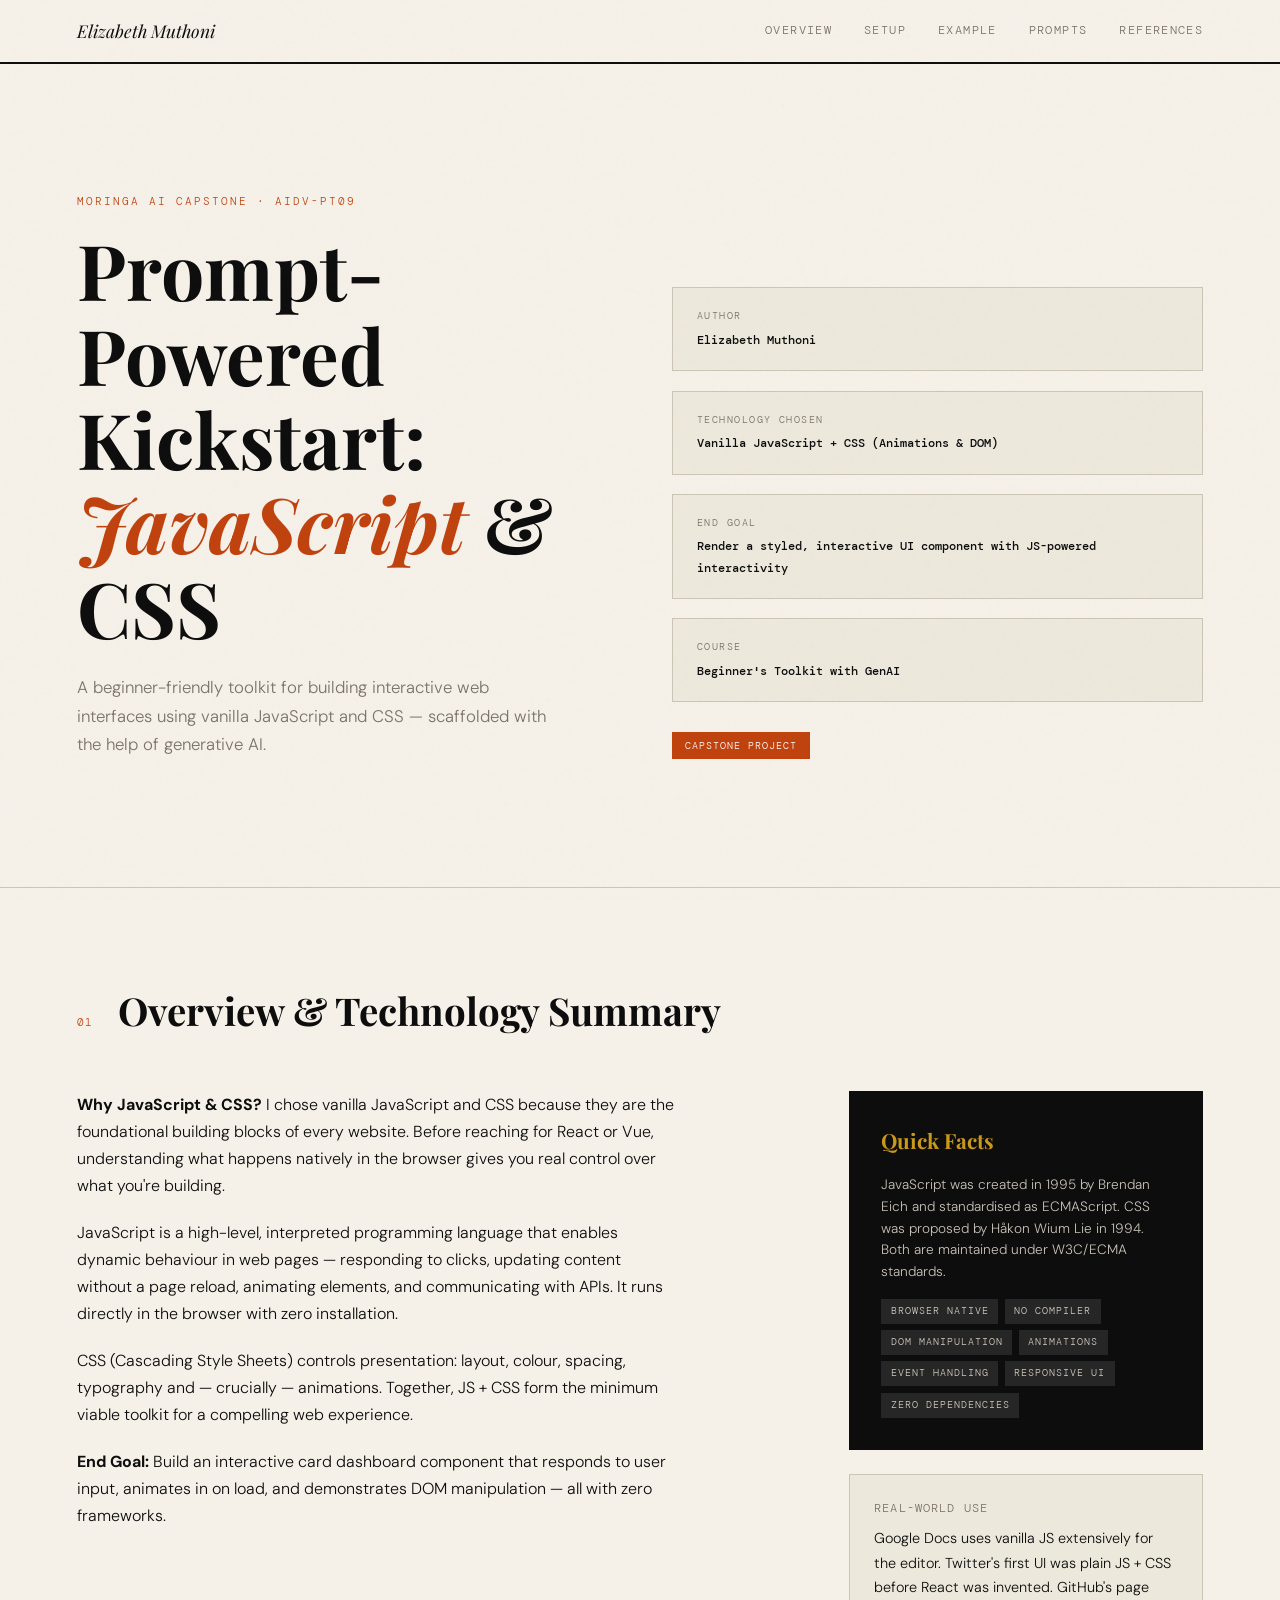
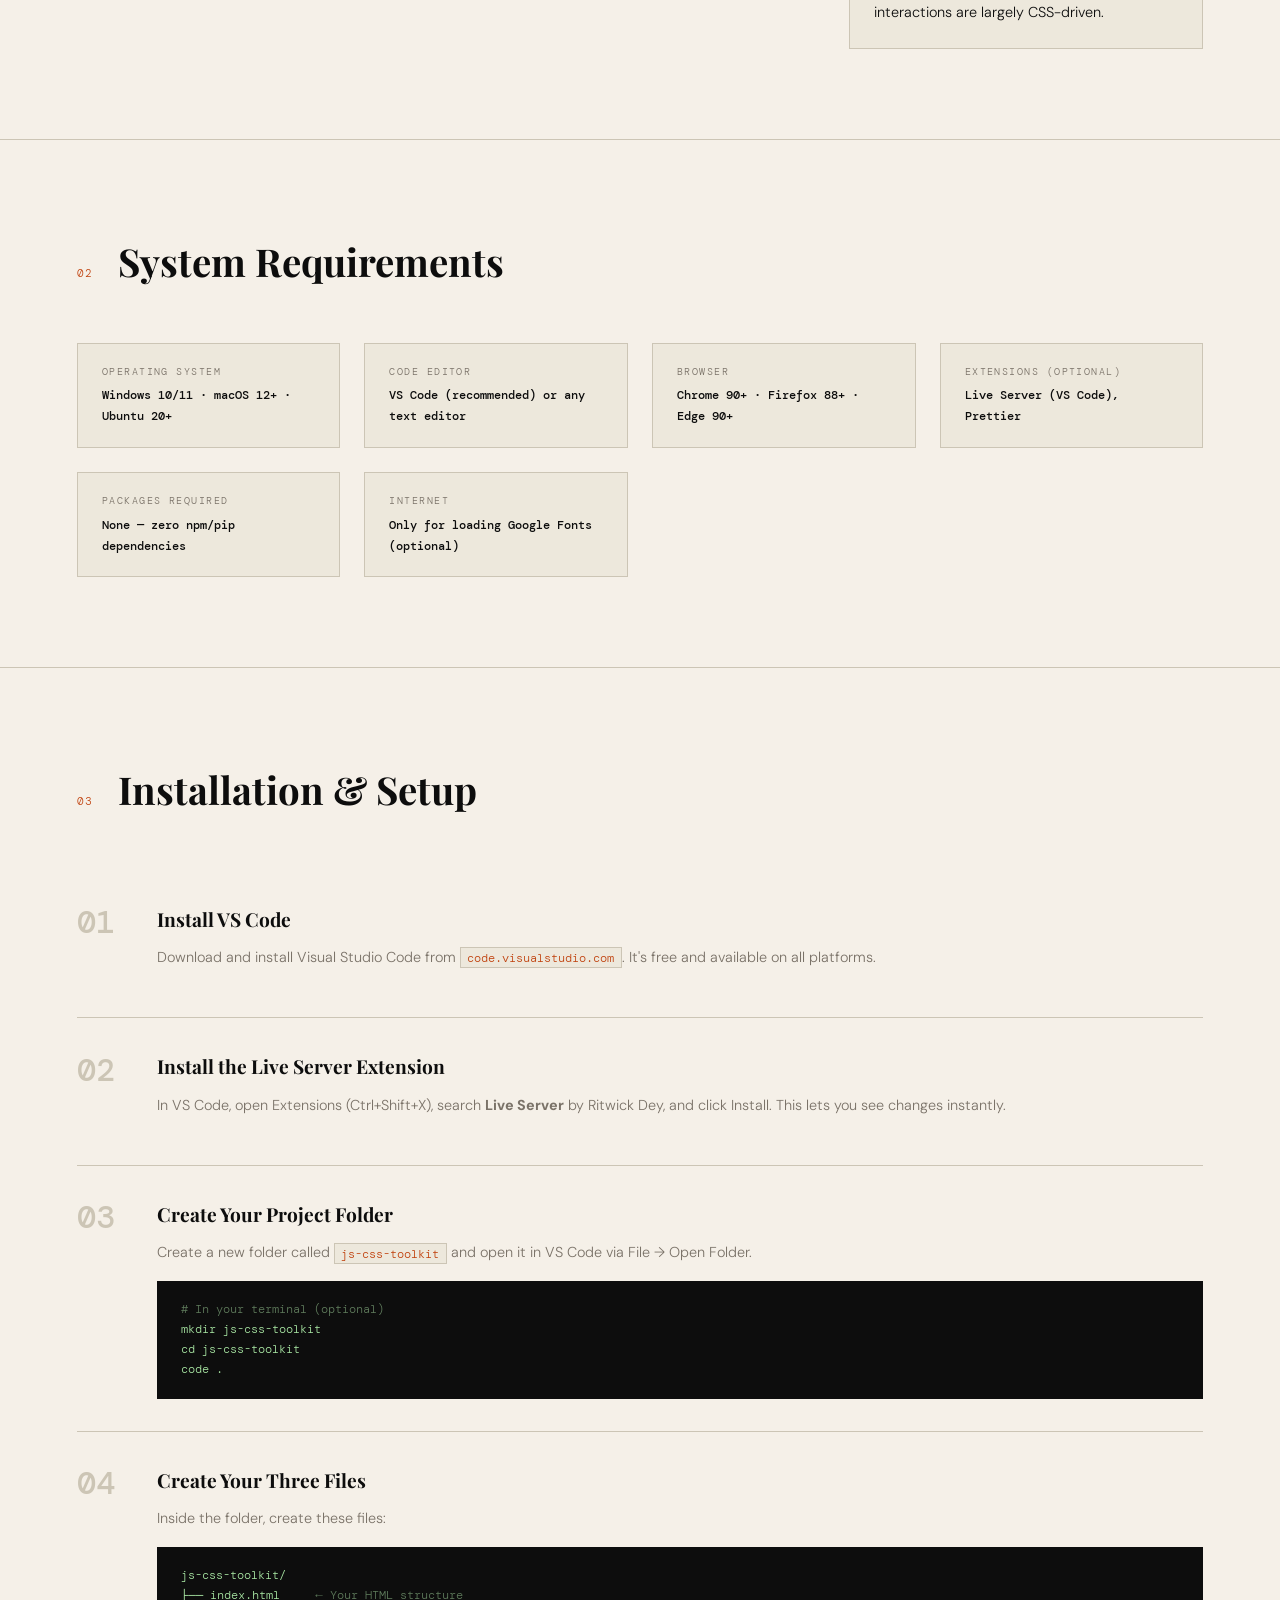
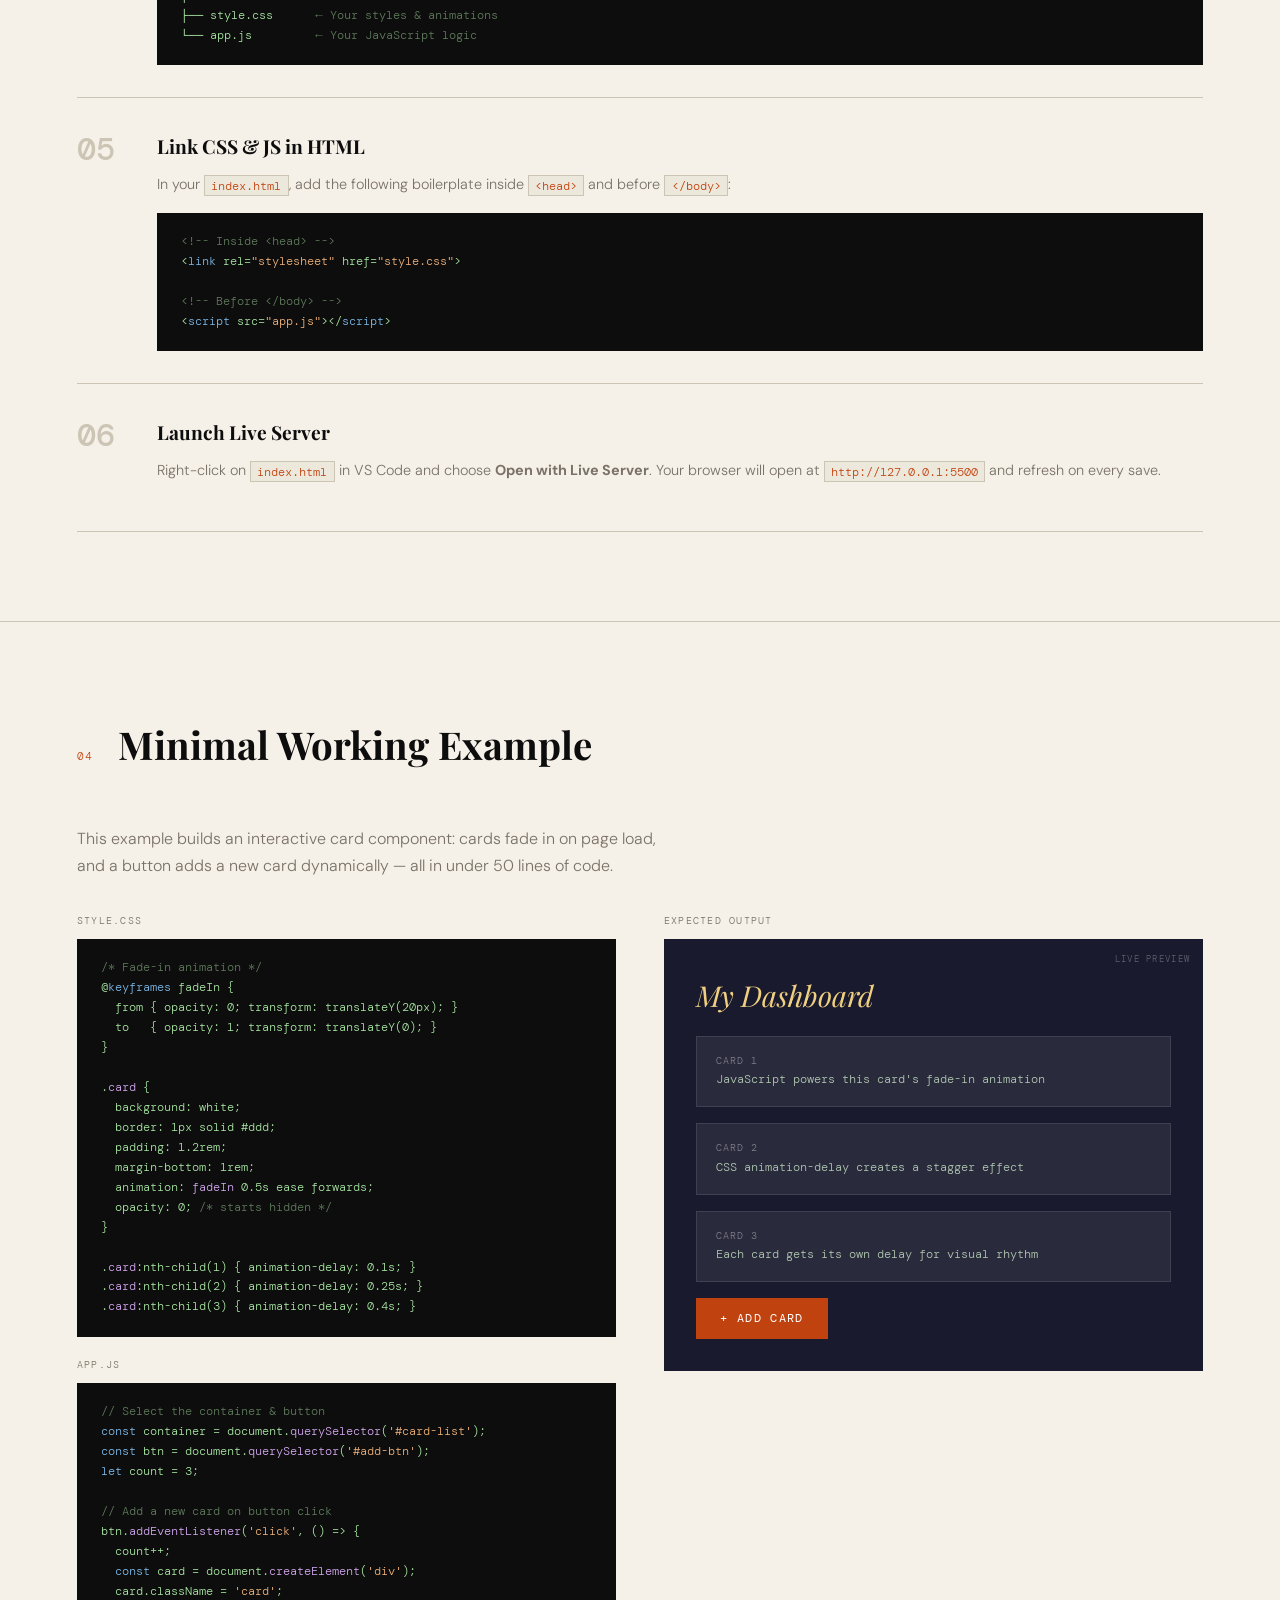
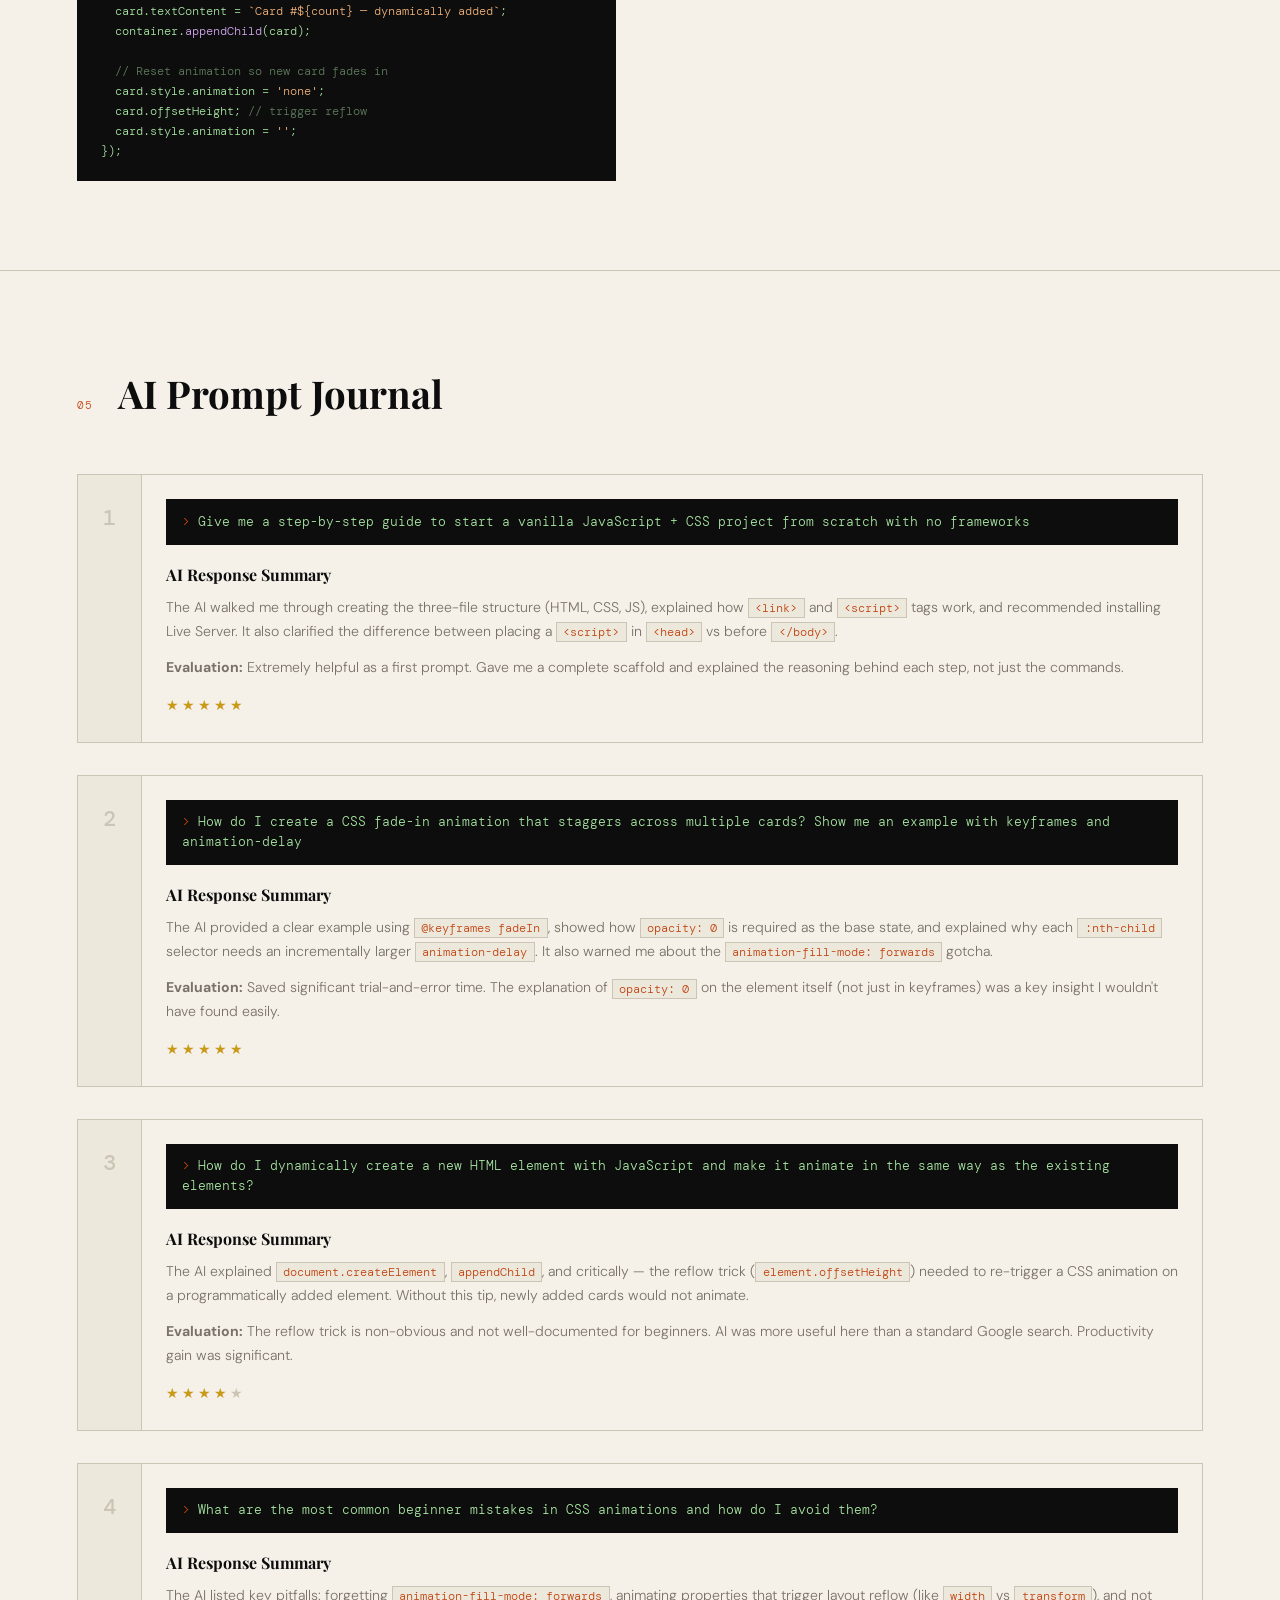
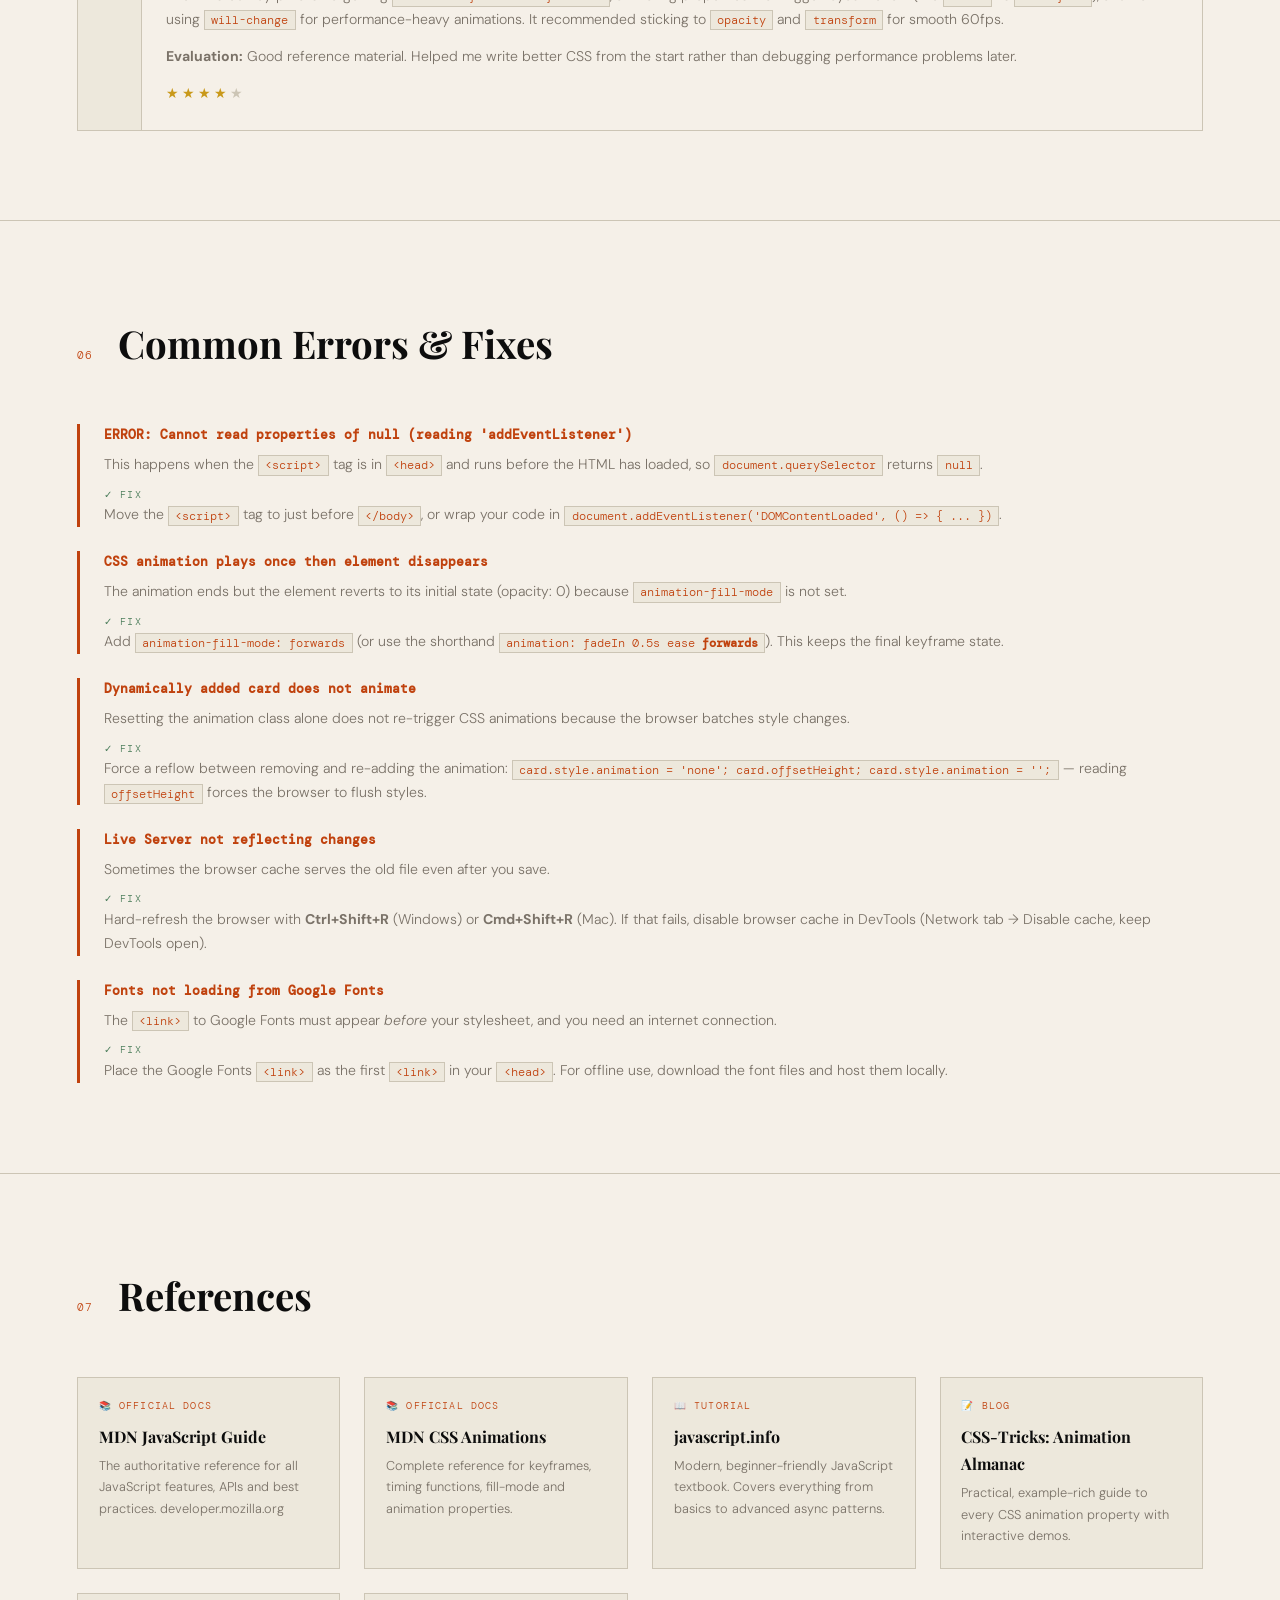
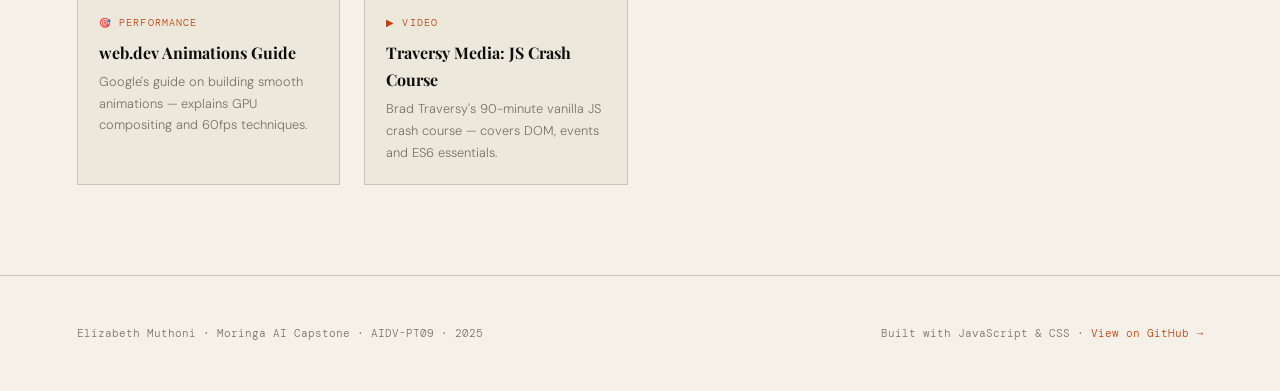
<file: index.html>
<!DOCTYPE html>
<html lang="en">
<head>
<meta charset="UTF-8" />
<meta name="viewport" content="width=device-width, initial-scale=1.0" />
<title>Elizabeth Muthoni — Beginner's Toolkit: JavaScript & CSS</title>
<link href="https://fonts.googleapis.com/css2?family=Playfair+Display:ital,wght@0,700;1,400&family=DM+Mono:wght@400;500&family=DM+Sans:wght@300;400;500&display=swap" rel="stylesheet" />
<style>
  :root {
    --ink: #0d0d0d;
    --paper: #f5f0e8;
    --cream: #ede8dc;
    --rust: #c0420e;
    --sage: #4a7c59;
    --gold: #c9991a;
    --muted: #7a7268;
    --border: #ccc5b5;
    --mono: 'DM Mono', monospace;
    --serif: 'Playfair Display', Georgia, serif;
    --sans: 'DM Sans', sans-serif;
  }

  *, *::before, *::after { box-sizing: border-box; margin: 0; padding: 0; }

  html { scroll-behavior: smooth; }

  body {
    background: var(--paper);
    color: var(--ink);
    font-family: var(--sans);
    font-weight: 300;
    line-height: 1.7;
    overflow-x: hidden;
  }

  /* ─── NOISE TEXTURE OVERLAY ─── */
  body::before {
    content: '';
    position: fixed;
    inset: 0;
    background-image: url("data:image/svg+xml,%3Csvg viewBox='0 0 200 200' xmlns='http://www.w3.org/2000/svg'%3E%3Cfilter id='n'%3E%3CfeTurbulence type='fractalNoise' baseFrequency='0.65' numOctaves='3' stitchTiles='stitch'/%3E%3C/filter%3E%3Crect width='100%25' height='100%25' filter='url(%23n)' opacity='0.04'/%3E%3C/svg%3E");
    pointer-events: none;
    z-index: 999;
    opacity: 0.4;
  }

  /* ─── HEADER ─── */
  header {
    border-bottom: 2px solid var(--ink);
    padding: 0 clamp(1.5rem, 6vw, 6rem);
    display: flex;
    align-items: center;
    justify-content: space-between;
    position: sticky;
    top: 0;
    background: var(--paper);
    z-index: 100;
    height: 64px;
  }

  .logo {
    font-family: var(--serif);
    font-size: 1.1rem;
    font-style: italic;
    color: var(--ink);
    text-decoration: none;
  }

  nav {
    display: flex;
    gap: 2rem;
    list-style: none;
  }

  nav a {
    font-family: var(--mono);
    font-size: 0.72rem;
    text-transform: uppercase;
    letter-spacing: 0.12em;
    color: var(--muted);
    text-decoration: none;
    transition: color 0.2s;
  }

  nav a:hover { color: var(--rust); }

  /* ─── HERO ─── */
  .hero {
    padding: clamp(4rem, 10vw, 9rem) clamp(1.5rem, 6vw, 6rem);
    display: grid;
    grid-template-columns: 1fr 1fr;
    gap: 4rem;
    align-items: end;
    border-bottom: 1px solid var(--border);
  }

  .hero-label {
    font-family: var(--mono);
    font-size: 0.7rem;
    letter-spacing: 0.18em;
    text-transform: uppercase;
    color: var(--rust);
    margin-bottom: 1rem;
    opacity: 0;
    animation: fadeUp 0.7s ease forwards 0.1s;
  }

  .hero h1 {
    font-family: var(--serif);
    font-size: clamp(2.8rem, 6vw, 5.5rem);
    line-height: 1.1;
    font-weight: 700;
    opacity: 0;
    animation: fadeUp 0.7s ease forwards 0.25s;
  }

  .hero h1 em {
    font-style: italic;
    color: var(--rust);
  }

  .hero-sub {
    font-size: 1.05rem;
    color: var(--muted);
    margin-top: 1.5rem;
    max-width: 480px;
    opacity: 0;
    animation: fadeUp 0.7s ease forwards 0.4s;
  }

  .hero-meta {
    display: flex;
    flex-direction: column;
    gap: 1.2rem;
    opacity: 0;
    animation: fadeUp 0.7s ease forwards 0.55s;
  }

  .meta-card {
    background: var(--cream);
    border: 1px solid var(--border);
    padding: 1.2rem 1.5rem;
    font-family: var(--mono);
    font-size: 0.78rem;
  }

  .meta-card .label {
    color: var(--muted);
    font-size: 0.65rem;
    letter-spacing: 0.14em;
    text-transform: uppercase;
    display: block;
    margin-bottom: 0.3rem;
  }

  .meta-card .value {
    color: var(--ink);
    font-weight: 500;
  }

  .badge {
    display: inline-block;
    background: var(--rust);
    color: white;
    font-family: var(--mono);
    font-size: 0.65rem;
    letter-spacing: 0.1em;
    text-transform: uppercase;
    padding: 0.3rem 0.8rem;
  }

  /* ─── SECTION COMMON ─── */
  section {
    padding: clamp(3rem, 7vw, 7rem) clamp(1.5rem, 6vw, 6rem);
    border-bottom: 1px solid var(--border);
  }

  .section-header {
    display: flex;
    align-items: baseline;
    gap: 1.5rem;
    margin-bottom: 3rem;
  }

  .section-num {
    font-family: var(--mono);
    font-size: 0.7rem;
    color: var(--rust);
    letter-spacing: 0.12em;
  }

  .section-title {
    font-family: var(--serif);
    font-size: clamp(1.6rem, 3vw, 2.5rem);
    font-weight: 700;
  }

  /* ─── OVERVIEW ─── */
  .overview-grid {
    display: grid;
    grid-template-columns: 2fr 1fr;
    gap: 4rem;
    align-items: start;
  }

  .overview-text p {
    margin-bottom: 1.2rem;
    font-size: 1rem;
    max-width: 600px;
  }

  .tech-card {
    background: var(--ink);
    color: var(--paper);
    padding: 2rem;
  }

  .tech-card h3 {
    font-family: var(--serif);
    font-size: 1.3rem;
    margin-bottom: 1rem;
    color: var(--gold);
  }

  .tech-card p {
    font-size: 0.85rem;
    color: #c8c2b8;
    line-height: 1.6;
    margin-bottom: 1rem;
  }

  .tech-uses {
    display: flex;
    flex-wrap: wrap;
    gap: 0.4rem;
  }

  .tag {
    background: rgba(255,255,255,0.1);
    color: #d0c9be;
    font-family: var(--mono);
    font-size: 0.62rem;
    letter-spacing: 0.1em;
    padding: 0.25rem 0.6rem;
    text-transform: uppercase;
  }

  /* ─── SETUP ─── */
  .steps-list {
    display: flex;
    flex-direction: column;
    gap: 0;
  }

  .step {
    display: grid;
    grid-template-columns: 3rem 1fr;
    gap: 2rem;
    padding: 2rem 0;
    border-bottom: 1px solid var(--border);
    opacity: 0;
    transform: translateY(16px);
    transition: opacity 0.5s ease, transform 0.5s ease;
  }

  .step.visible { opacity: 1; transform: translateY(0); }

  .step-num {
    font-family: var(--mono);
    font-size: 2rem;
    font-weight: 500;
    color: var(--border);
    line-height: 1;
    padding-top: 0.2rem;
  }

  .step h3 {
    font-family: var(--serif);
    font-size: 1.2rem;
    margin-bottom: 0.6rem;
  }

  .step p { font-size: 0.9rem; color: var(--muted); margin-bottom: 1rem; }

  pre {
    background: var(--ink);
    color: #a8e6a3;
    font-family: var(--mono);
    font-size: 0.78rem;
    padding: 1.2rem 1.5rem;
    overflow-x: auto;
    line-height: 1.6;
    position: relative;
  }

  pre .comment { color: #5e7a5b; }
  pre .kw { color: #7cb9e8; }
  pre .str { color: #f0b27a; }
  pre .fn { color: #d4a8f0; }

  code {
    font-family: var(--mono);
    background: var(--cream);
    border: 1px solid var(--border);
    padding: 0.1rem 0.4rem;
    font-size: 0.82em;
    color: var(--rust);
  }

  /* ─── DEMO PROJECT ─── */
  .demo-wrap {
    display: grid;
    grid-template-columns: 1fr 1fr;
    gap: 3rem;
    align-items: start;
  }

  .demo-code { }

  .demo-preview {
    background: #1a1a2e;
    padding: 2rem;
    min-height: 320px;
    display: flex;
    flex-direction: column;
    gap: 1rem;
    position: relative;
    overflow: hidden;
  }

  .demo-preview::before {
    content: 'LIVE PREVIEW';
    position: absolute;
    top: 0.8rem;
    right: 0.8rem;
    font-family: var(--mono);
    font-size: 0.55rem;
    color: rgba(255,255,255,0.3);
    letter-spacing: 0.15em;
  }

  .preview-title {
    font-family: var(--serif);
    font-size: 1.8rem;
    font-style: italic;
    color: #f0d080;
    animation: shimmer 3s ease-in-out infinite;
  }

  @keyframes shimmer {
    0%, 100% { opacity: 1; }
    50% { opacity: 0.7; }
  }

  .preview-card {
    background: rgba(255,255,255,0.07);
    border: 1px solid rgba(255,255,255,0.1);
    padding: 1rem 1.2rem;
    font-family: var(--mono);
    font-size: 0.78rem;
    color: #b0c8b0;
    cursor: pointer;
    transition: background 0.2s, transform 0.2s;
  }

  .preview-card:hover {
    background: rgba(255,255,255,0.13);
    transform: translateX(4px);
  }

  .preview-card .label { color: rgba(255,255,255,0.4); font-size: 0.6rem; letter-spacing: 0.1em; text-transform: uppercase; }

  .preview-btn {
    margin-top: auto;
    background: #c0420e;
    color: white;
    border: none;
    font-family: var(--mono);
    font-size: 0.72rem;
    letter-spacing: 0.12em;
    text-transform: uppercase;
    padding: 0.8rem 1.5rem;
    cursor: pointer;
    transition: background 0.2s;
    width: fit-content;
  }

  .preview-btn:hover { background: #a03508; }

  /* ─── AI PROMPT JOURNAL ─── */
  .prompts-grid {
    display: flex;
    flex-direction: column;
    gap: 2rem;
  }

  .prompt-entry {
    border: 1px solid var(--border);
    display: grid;
    grid-template-columns: auto 1fr;
    overflow: hidden;
  }

  .prompt-index {
    background: var(--cream);
    border-right: 1px solid var(--border);
    padding: 1.5rem 1.2rem;
    font-family: var(--mono);
    font-size: 1.4rem;
    font-weight: 500;
    color: var(--border);
    display: flex;
    align-items: flex-start;
    min-width: 4rem;
    justify-content: center;
  }

  .prompt-body { padding: 1.5rem; }

  .prompt-q {
    font-family: var(--mono);
    font-size: 0.82rem;
    background: var(--ink);
    color: #a8e6a3;
    padding: 0.8rem 1rem;
    margin-bottom: 1rem;
    line-height: 1.5;
  }

  .prompt-q::before {
    content: '> ';
    color: var(--rust);
  }

  .prompt-body h4 {
    font-family: var(--serif);
    font-size: 1rem;
    margin-bottom: 0.5rem;
  }

  .prompt-body p { font-size: 0.88rem; color: var(--muted); margin-bottom: 0.8rem; }

  .rating {
    display: flex;
    gap: 3px;
  }

  .star { color: var(--gold); font-size: 0.9rem; }
  .star.empty { color: var(--border); }

  /* ─── ERRORS & FIXES ─── */
  .errors-list { display: flex; flex-direction: column; gap: 1.5rem; }

  .error-item {
    border-left: 3px solid var(--rust);
    padding-left: 1.5rem;
  }

  .error-item h4 {
    font-family: var(--mono);
    font-size: 0.82rem;
    color: var(--rust);
    margin-bottom: 0.4rem;
  }

  .error-item p { font-size: 0.88rem; color: var(--muted); }

  .fix-label {
    font-family: var(--mono);
    font-size: 0.62rem;
    text-transform: uppercase;
    letter-spacing: 0.12em;
    color: var(--sage);
    margin-top: 0.6rem;
    display: block;
  }

  /* ─── REFERENCES ─── */
  .refs-grid {
    display: grid;
    grid-template-columns: repeat(auto-fill, minmax(260px, 1fr));
    gap: 1.5rem;
  }

  .ref-card {
    background: var(--cream);
    border: 1px solid var(--border);
    padding: 1.3rem;
    text-decoration: none;
    color: var(--ink);
    transition: border-color 0.2s, transform 0.2s;
    display: block;
  }

  .ref-card:hover {
    border-color: var(--rust);
    transform: translateY(-3px);
  }

  .ref-type {
    font-family: var(--mono);
    font-size: 0.6rem;
    letter-spacing: 0.12em;
    text-transform: uppercase;
    color: var(--rust);
    margin-bottom: 0.5rem;
  }

  .ref-card h4 { font-family: var(--serif); font-size: 1rem; margin-bottom: 0.3rem; }
  .ref-card p { font-size: 0.8rem; color: var(--muted); }

  /* ─── FOOTER ─── */
  footer {
    padding: 3rem clamp(1.5rem, 6vw, 6rem);
    display: flex;
    align-items: center;
    justify-content: space-between;
    font-family: var(--mono);
    font-size: 0.7rem;
    color: var(--muted);
  }

  footer a { color: var(--rust); text-decoration: none; }

  /* ─── ANIMATIONS ─── */
  @keyframes fadeUp {
    from { opacity: 0; transform: translateY(20px); }
    to { opacity: 1; transform: translateY(0); }
  }

  /* ─── RESPONSIVE ─── */
  @media (max-width: 768px) {
    .hero { grid-template-columns: 1fr; gap: 2rem; }
    .overview-grid { grid-template-columns: 1fr; }
    .demo-wrap { grid-template-columns: 1fr; }
    .step { grid-template-columns: 2.5rem 1fr; gap: 1rem; }
    nav { gap: 1.2rem; }
  }
</style>
</head>
<body>

<!-- ═══ HEADER ═══ -->
<header>
  <a class="logo" href="#">Elizabeth Muthoni</a>
  <nav>
    <a href="#overview">Overview</a>
    <a href="#setup">Setup</a>
    <a href="#example">Example</a>
    <a href="#prompts">Prompts</a>
    <a href="#refs">References</a>
  </nav>
</header>

<!-- ═══ HERO ═══ -->
<section class="hero" id="top">
  <div>
    <p class="hero-label">Moringa AI Capstone · AIDV-PT09</p>
    <h1>Prompt-Powered<br/>Kickstart:<br/><em>JavaScript</em> &amp; CSS</h1>
    <p class="hero-sub">
      A beginner-friendly toolkit for building interactive web interfaces using vanilla JavaScript and CSS — scaffolded with the help of generative AI.
    </p>
  </div>
  <div class="hero-meta">
    <div class="meta-card">
      <span class="label">Author</span>
      <span class="value">Elizabeth Muthoni</span>
    </div>
    <div class="meta-card">
      <span class="label">Technology Chosen</span>
      <span class="value">Vanilla JavaScript + CSS (Animations &amp; DOM)</span>
    </div>
    <div class="meta-card">
      <span class="label">End Goal</span>
      <span class="value">Render a styled, interactive UI component with JS-powered interactivity</span>
    </div>
    <div class="meta-card">
      <span class="label">Course</span>
      <span class="value">Beginner's Toolkit with GenAI</span>
    </div>
    <div style="margin-top: 0.5rem;">
      <span class="badge">Capstone Project</span>
    </div>
  </div>
</section>

<!-- ═══ 1. OVERVIEW ═══ -->
<section id="overview">
  <div class="section-header">
    <span class="section-num">01</span>
    <h2 class="section-title">Overview &amp; Technology Summary</h2>
  </div>
  <div class="overview-grid">
    <div class="overview-text">
      <p><strong>Why JavaScript &amp; CSS?</strong> I chose vanilla JavaScript and CSS because they are the foundational building blocks of every website. Before reaching for React or Vue, understanding what happens natively in the browser gives you real control over what you're building.</p>
      <p>JavaScript is a high-level, interpreted programming language that enables dynamic behaviour in web pages — responding to clicks, updating content without a page reload, animating elements, and communicating with APIs. It runs directly in the browser with zero installation.</p>
      <p>CSS (Cascading Style Sheets) controls presentation: layout, colour, spacing, typography and — crucially — animations. Together, JS + CSS form the minimum viable toolkit for a compelling web experience.</p>
      <p><strong>End Goal:</strong> Build an interactive card dashboard component that responds to user input, animates in on load, and demonstrates DOM manipulation — all with zero frameworks.</p>
    </div>
    <div>
      <div class="tech-card">
        <h3>Quick Facts</h3>
        <p>JavaScript was created in 1995 by Brendan Eich and standardised as ECMAScript. CSS was proposed by Håkon Wium Lie in 1994. Both are maintained under W3C/ECMA standards.</p>
        <div class="tech-uses">
          <span class="tag">Browser Native</span>
          <span class="tag">No Compiler</span>
          <span class="tag">DOM Manipulation</span>
          <span class="tag">Animations</span>
          <span class="tag">Event Handling</span>
          <span class="tag">Responsive UI</span>
          <span class="tag">Zero Dependencies</span>
        </div>
      </div>

      <div style="margin-top:1.5rem; padding: 1.5rem; background: var(--cream); border: 1px solid var(--border);">
        <p style="font-family: var(--mono); font-size:0.72rem; color: var(--muted); margin-bottom:0.5rem; text-transform:uppercase; letter-spacing:0.1em;">Real-world use</p>
        <p style="font-size: 0.9rem;">Google Docs uses vanilla JS extensively for the editor. Twitter's first UI was plain JS + CSS before React was invented. GitHub's page interactions are largely CSS-driven.</p>
      </div>
    </div>
  </div>
</section>

<!-- ═══ 2. SYSTEM REQUIREMENTS ═══ -->
<section id="requirements">
  <div class="section-header">
    <span class="section-num">02</span>
    <h2 class="section-title">System Requirements</h2>
  </div>
  <div style="display:grid; grid-template-columns: repeat(auto-fill, minmax(220px, 1fr)); gap:1.5rem;">
    <div class="meta-card">
      <span class="label">Operating System</span>
      <span class="value">Windows 10/11 · macOS 12+ · Ubuntu 20+</span>
    </div>
    <div class="meta-card">
      <span class="label">Code Editor</span>
      <span class="value">VS Code (recommended) or any text editor</span>
    </div>
    <div class="meta-card">
      <span class="label">Browser</span>
      <span class="value">Chrome 90+ · Firefox 88+ · Edge 90+</span>
    </div>
    <div class="meta-card">
      <span class="label">Extensions (optional)</span>
      <span class="value">Live Server (VS Code), Prettier</span>
    </div>
    <div class="meta-card">
      <span class="label">Packages Required</span>
      <span class="value">None — zero npm/pip dependencies</span>
    </div>
    <div class="meta-card">
      <span class="label">Internet</span>
      <span class="value">Only for loading Google Fonts (optional)</span>
    </div>
  </div>
</section>

<!-- ═══ 3. SETUP ═══ -->
<section id="setup">
  <div class="section-header">
    <span class="section-num">03</span>
    <h2 class="section-title">Installation &amp; Setup</h2>
  </div>
  <div class="steps-list">

    <div class="step">
      <div class="step-num">01</div>
      <div>
        <h3>Install VS Code</h3>
        <p>Download and install Visual Studio Code from <code>code.visualstudio.com</code>. It's free and available on all platforms.</p>
      </div>
    </div>

    <div class="step">
      <div class="step-num">02</div>
      <div>
        <h3>Install the Live Server Extension</h3>
        <p>In VS Code, open Extensions (Ctrl+Shift+X), search <strong>Live Server</strong> by Ritwick Dey, and click Install. This lets you see changes instantly.</p>
      </div>
    </div>

    <div class="step">
      <div class="step-num">03</div>
      <div>
        <h3>Create Your Project Folder</h3>
        <p>Create a new folder called <code>js-css-toolkit</code> and open it in VS Code via File → Open Folder.</p>
        <pre><span class="comment"># In your terminal (optional)</span>
mkdir js-css-toolkit
cd js-css-toolkit
code .</pre>
      </div>
    </div>

    <div class="step">
      <div class="step-num">04</div>
      <div>
        <h3>Create Your Three Files</h3>
        <p>Inside the folder, create these files:</p>
        <pre>js-css-toolkit/
├── index.html     <span class="comment">← Your HTML structure</span>
├── style.css      <span class="comment">← Your styles &amp; animations</span>
└── app.js         <span class="comment">← Your JavaScript logic</span></pre>
      </div>
    </div>

    <div class="step">
      <div class="step-num">05</div>
      <div>
        <h3>Link CSS &amp; JS in HTML</h3>
        <p>In your <code>index.html</code>, add the following boilerplate inside <code>&lt;head&gt;</code> and before <code>&lt;/body&gt;</code>:</p>
        <pre><span class="comment">&lt;!-- Inside &lt;head&gt; --&gt;</span>
&lt;<span class="kw">link</span> rel=<span class="str">"stylesheet"</span> href=<span class="str">"style.css"</span>&gt;

<span class="comment">&lt;!-- Before &lt;/body&gt; --&gt;</span>
&lt;<span class="kw">script</span> src=<span class="str">"app.js"</span>&gt;&lt;/<span class="kw">script</span>&gt;</pre>
      </div>
    </div>

    <div class="step">
      <div class="step-num">06</div>
      <div>
        <h3>Launch Live Server</h3>
        <p>Right-click on <code>index.html</code> in VS Code and choose <strong>Open with Live Server</strong>. Your browser will open at <code>http://127.0.0.1:5500</code> and refresh on every save.</p>
      </div>
    </div>

  </div>
</section>

<!-- ═══ 4. MINIMAL WORKING EXAMPLE ═══ -->
<section id="example">
  <div class="section-header">
    <span class="section-num">04</span>
    <h2 class="section-title">Minimal Working Example</h2>
  </div>

  <p style="margin-bottom: 2rem; max-width:600px; color: var(--muted);">This example builds an interactive card component: cards fade in on page load, and a button adds a new card dynamically — all in under 50 lines of code.</p>

  <div class="demo-wrap">
    <div class="demo-code">
      <p style="font-family:var(--mono); font-size:0.65rem; text-transform:uppercase; letter-spacing:0.12em; color:var(--muted); margin-bottom:0.6rem;">style.css</p>
      <pre><span class="comment">/* Fade-in animation */</span>
@<span class="kw">keyframes</span> fadeIn {
  from { opacity: 0; transform: translateY(20px); }
  to   { opacity: 1; transform: translateY(0); }
}

.<span class="fn">card</span> {
  background: white;
  border: 1px solid #ddd;
  padding: 1.2rem;
  margin-bottom: 1rem;
  animation: <span class="fn">fadeIn</span> 0.5s ease forwards;
  opacity: 0; <span class="comment">/* starts hidden */</span>
}

.<span class="fn">card</span>:nth-child(1) { animation-delay: 0.1s; }
.<span class="fn">card</span>:nth-child(2) { animation-delay: 0.25s; }
.<span class="fn">card</span>:nth-child(3) { animation-delay: 0.4s; }</pre>

      <p style="font-family:var(--mono); font-size:0.65rem; text-transform:uppercase; letter-spacing:0.12em; color:var(--muted); margin-bottom:0.6rem; margin-top:1.2rem;">app.js</p>
      <pre><span class="comment">// Select the container &amp; button</span>
<span class="kw">const</span> container = document.<span class="fn">querySelector</span>(<span class="str">'#card-list'</span>);
<span class="kw">const</span> btn = document.<span class="fn">querySelector</span>(<span class="str">'#add-btn'</span>);
<span class="kw">let</span> count = 3;

<span class="comment">// Add a new card on button click</span>
btn.<span class="fn">addEventListener</span>(<span class="str">'click'</span>, () =&gt; {
  count++;
  <span class="kw">const</span> card = document.<span class="fn">createElement</span>(<span class="str">'div'</span>);
  card.className = <span class="str">'card'</span>;
  card.textContent = <span class="str">`Card #${count} — dynamically added`</span>;
  container.<span class="fn">appendChild</span>(card);

  <span class="comment">// Reset animation so new card fades in</span>
  card.style.animation = <span class="str">'none'</span>;
  card.offsetHeight; <span class="comment">// trigger reflow</span>
  card.style.animation = <span class="str">''</span>;
});</pre>
    </div>

    <div>
      <p style="font-family:var(--mono); font-size:0.65rem; text-transform:uppercase; letter-spacing:0.12em; color:var(--muted); margin-bottom:0.6rem;">Expected Output</p>
      <div class="demo-preview" id="liveDemo">
        <div class="preview-title">My Dashboard</div>
        <div class="preview-card" id="c1">
          <div class="label">Card 1</div>
          JavaScript powers this card's fade-in animation
        </div>
        <div class="preview-card" id="c2">
          <div class="label">Card 2</div>
          CSS animation-delay creates a stagger effect
        </div>
        <div class="preview-card" id="c3">
          <div class="label">Card 3</div>
          Each card gets its own delay for visual rhythm
        </div>
        <button class="preview-btn" onclick="addCard()">+ Add Card</button>
      </div>
    </div>
  </div>
</section>

<!-- ═══ 5. AI PROMPT JOURNAL ═══ -->
<section id="prompts">
  <div class="section-header">
    <span class="section-num">05</span>
    <h2 class="section-title">AI Prompt Journal</h2>
  </div>
  <div class="prompts-grid">

    <div class="prompt-entry">
      <div class="prompt-index">1</div>
      <div class="prompt-body">
        <div class="prompt-q">Give me a step-by-step guide to start a vanilla JavaScript + CSS project from scratch with no frameworks</div>
        <h4>AI Response Summary</h4>
        <p>The AI walked me through creating the three-file structure (HTML, CSS, JS), explained how <code>&lt;link&gt;</code> and <code>&lt;script&gt;</code> tags work, and recommended installing Live Server. It also clarified the difference between placing a <code>&lt;script&gt;</code> in <code>&lt;head&gt;</code> vs before <code>&lt;/body&gt;</code>.</p>
        <p><strong>Evaluation:</strong> Extremely helpful as a first prompt. Gave me a complete scaffold and explained the reasoning behind each step, not just the commands.</p>
        <div class="rating"><span class="star">★</span><span class="star">★</span><span class="star">★</span><span class="star">★</span><span class="star">★</span></div>
      </div>
    </div>

    <div class="prompt-entry">
      <div class="prompt-index">2</div>
      <div class="prompt-body">
        <div class="prompt-q">How do I create a CSS fade-in animation that staggers across multiple cards? Show me an example with keyframes and animation-delay</div>
        <h4>AI Response Summary</h4>
        <p>The AI provided a clear example using <code>@keyframes fadeIn</code>, showed how <code>opacity: 0</code> is required as the base state, and explained why each <code>:nth-child</code> selector needs an incrementally larger <code>animation-delay</code>. It also warned me about the <code>animation-fill-mode: forwards</code> gotcha.</p>
        <p><strong>Evaluation:</strong> Saved significant trial-and-error time. The explanation of <code>opacity: 0</code> on the element itself (not just in keyframes) was a key insight I wouldn't have found easily.</p>
        <div class="rating"><span class="star">★</span><span class="star">★</span><span class="star">★</span><span class="star">★</span><span class="star">★</span></div>
      </div>
    </div>

    <div class="prompt-entry">
      <div class="prompt-index">3</div>
      <div class="prompt-body">
        <div class="prompt-q">How do I dynamically create a new HTML element with JavaScript and make it animate in the same way as the existing elements?</div>
        <h4>AI Response Summary</h4>
        <p>The AI explained <code>document.createElement</code>, <code>appendChild</code>, and critically — the reflow trick (<code>element.offsetHeight</code>) needed to re-trigger a CSS animation on a programmatically added element. Without this tip, newly added cards would not animate.</p>
        <p><strong>Evaluation:</strong> The reflow trick is non-obvious and not well-documented for beginners. AI was more useful here than a standard Google search. Productivity gain was significant.</p>
        <div class="rating"><span class="star">★</span><span class="star">★</span><span class="star">★</span><span class="star">★</span><span class="star empty">★</span></div>
      </div>
    </div>

    <div class="prompt-entry">
      <div class="prompt-index">4</div>
      <div class="prompt-body">
        <div class="prompt-q">What are the most common beginner mistakes in CSS animations and how do I avoid them?</div>
        <h4>AI Response Summary</h4>
        <p>The AI listed key pitfalls: forgetting <code>animation-fill-mode: forwards</code>, animating properties that trigger layout reflow (like <code>width</code> vs <code>transform</code>), and not using <code>will-change</code> for performance-heavy animations. It recommended sticking to <code>opacity</code> and <code>transform</code> for smooth 60fps.</p>
        <p><strong>Evaluation:</strong> Good reference material. Helped me write better CSS from the start rather than debugging performance problems later.</p>
        <div class="rating"><span class="star">★</span><span class="star">★</span><span class="star">★</span><span class="star">★</span><span class="star empty">★</span></div>
      </div>
    </div>

  </div>
</section>

<!-- ═══ 6. COMMON ERRORS ═══ -->
<section id="errors">
  <div class="section-header">
    <span class="section-num">06</span>
    <h2 class="section-title">Common Errors &amp; Fixes</h2>
  </div>
  <div class="errors-list">

    <div class="error-item">
      <h4>ERROR: Cannot read properties of null (reading 'addEventListener')</h4>
      <p>This happens when the <code>&lt;script&gt;</code> tag is in <code>&lt;head&gt;</code> and runs before the HTML has loaded, so <code>document.querySelector</code> returns <code>null</code>.</p>
      <span class="fix-label">✓ Fix</span>
      <p>Move the <code>&lt;script&gt;</code> tag to just before <code>&lt;/body&gt;</code>, or wrap your code in <code>document.addEventListener('DOMContentLoaded', () =&gt; { ... })</code>.</p>
    </div>

    <div class="error-item">
      <h4>CSS animation plays once then element disappears</h4>
      <p>The animation ends but the element reverts to its initial state (opacity: 0) because <code>animation-fill-mode</code> is not set.</p>
      <span class="fix-label">✓ Fix</span>
      <p>Add <code>animation-fill-mode: forwards</code> (or use the shorthand <code>animation: fadeIn 0.5s ease <strong>forwards</strong></code>). This keeps the final keyframe state.</p>
    </div>

    <div class="error-item">
      <h4>Dynamically added card does not animate</h4>
      <p>Resetting the animation class alone does not re-trigger CSS animations because the browser batches style changes.</p>
      <span class="fix-label">✓ Fix</span>
      <p>Force a reflow between removing and re-adding the animation: <code>card.style.animation = 'none'; card.offsetHeight; card.style.animation = '';</code> — reading <code>offsetHeight</code> forces the browser to flush styles.</p>
    </div>

    <div class="error-item">
      <h4>Live Server not reflecting changes</h4>
      <p>Sometimes the browser cache serves the old file even after you save.</p>
      <span class="fix-label">✓ Fix</span>
      <p>Hard-refresh the browser with <strong>Ctrl+Shift+R</strong> (Windows) or <strong>Cmd+Shift+R</strong> (Mac). If that fails, disable browser cache in DevTools (Network tab → Disable cache, keep DevTools open).</p>
    </div>

    <div class="error-item">
      <h4>Fonts not loading from Google Fonts</h4>
      <p>The <code>&lt;link&gt;</code> to Google Fonts must appear <em>before</em> your stylesheet, and you need an internet connection.</p>
      <span class="fix-label">✓ Fix</span>
      <p>Place the Google Fonts <code>&lt;link&gt;</code> as the first <code>&lt;link&gt;</code> in your <code>&lt;head&gt;</code>. For offline use, download the font files and host them locally.</p>
    </div>

  </div>
</section>

<!-- ═══ 7. REFERENCES ═══ -->
<section id="refs">
  <div class="section-header">
    <span class="section-num">07</span>
    <h2 class="section-title">References</h2>
  </div>
  <div class="refs-grid">
    <a class="ref-card" href="https://developer.mozilla.org/en-US/docs/Web/JavaScript/Guide" target="_blank">
      <div class="ref-type">📚 Official Docs</div>
      <h4>MDN JavaScript Guide</h4>
      <p>The authoritative reference for all JavaScript features, APIs and best practices. developer.mozilla.org</p>
    </a>
    <a class="ref-card" href="https://developer.mozilla.org/en-US/docs/Web/CSS/CSS_animations" target="_blank">
      <div class="ref-type">📚 Official Docs</div>
      <h4>MDN CSS Animations</h4>
      <p>Complete reference for keyframes, timing functions, fill-mode and animation properties.</p>
    </a>
    <a class="ref-card" href="https://javascript.info" target="_blank">
      <div class="ref-type">📖 Tutorial</div>
      <h4>javascript.info</h4>
      <p>Modern, beginner-friendly JavaScript textbook. Covers everything from basics to advanced async patterns.</p>
    </a>
    <a class="ref-card" href="https://css-tricks.com/almanac/properties/a/animation/" target="_blank">
      <div class="ref-type">📝 Blog</div>
      <h4>CSS-Tricks: Animation Almanac</h4>
      <p>Practical, example-rich guide to every CSS animation property with interactive demos.</p>
    </a>
    <a class="ref-card" href="https://web.dev/animations-guide/" target="_blank">
      <div class="ref-type">🎯 Performance</div>
      <h4>web.dev Animations Guide</h4>
      <p>Google's guide on building smooth animations — explains GPU compositing and 60fps techniques.</p>
    </a>
    <a class="ref-card" href="https://www.youtube.com/watch?v=PFmuCDHHpwk" target="_blank">
      <div class="ref-type">▶ Video</div>
      <h4>Traversy Media: JS Crash Course</h4>
      <p>Brad Traversy's 90-minute vanilla JS crash course — covers DOM, events and ES6 essentials.</p>
    </a>
  </div>
</section>

<!-- ═══ FOOTER ═══ -->
<footer>
  <span>Elizabeth Muthoni · Moringa AI Capstone · AIDV-PT09 · 2025</span>
  <span>Built with JavaScript &amp; CSS · <a href="https://github.com" target="_blank">View on GitHub →</a></span>
</footer>

<!-- ═══ SCRIPTS ═══ -->
<script>
  // ── Intersection Observer for step animations ──
  const steps = document.querySelectorAll('.step');
  const obs = new IntersectionObserver((entries) => {
    entries.forEach((e, i) => {
      if (e.isIntersecting) {
        setTimeout(() => e.target.classList.add('visible'), i * 80);
      }
    });
  }, { threshold: 0.15 });
  steps.forEach(s => obs.observe(s));

  // ── Live Demo: Add Card ──
  let cardCount = 3;
  function addCard() {
    cardCount++;
    const demo = document.getElementById('liveDemo');
    const btn = demo.querySelector('.preview-btn');
    const card = document.createElement('div');
    card.className = 'preview-card';
    card.innerHTML = `<div class="label">Card ${cardCount}</div>Dynamically added via JavaScript DOM manipulation`;

    // Insert before button
    demo.insertBefore(card, btn);

    // Re-trigger animation
    card.style.animation = 'none';
    card.offsetHeight;
    card.style.animation = '';
    card.style.opacity = '0';
    card.style.transform = 'translateX(20px)';
    card.style.transition = 'opacity 0.4s ease, transform 0.4s ease';
    requestAnimationFrame(() => {
      card.style.opacity = '1';
      card.style.transform = 'translateX(0)';
    });
  }
</script>
</body>
</html>
</file>
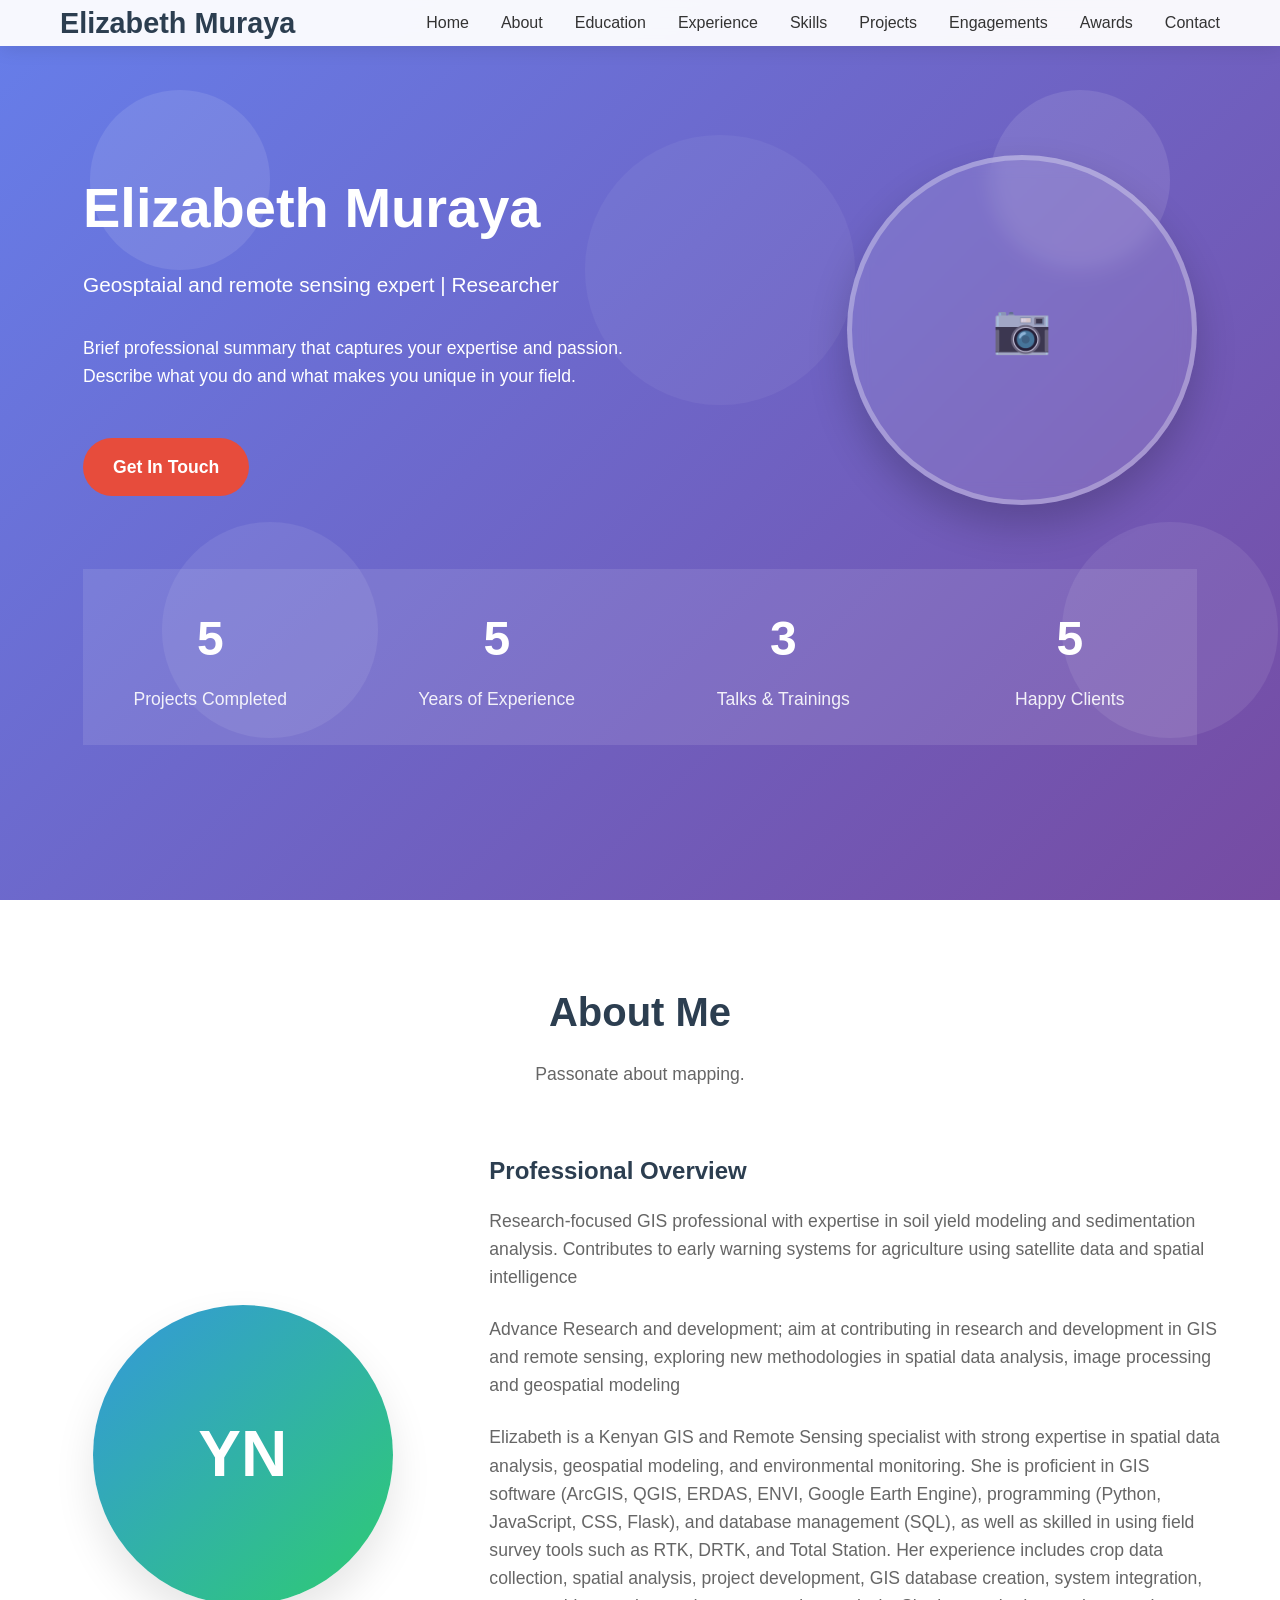
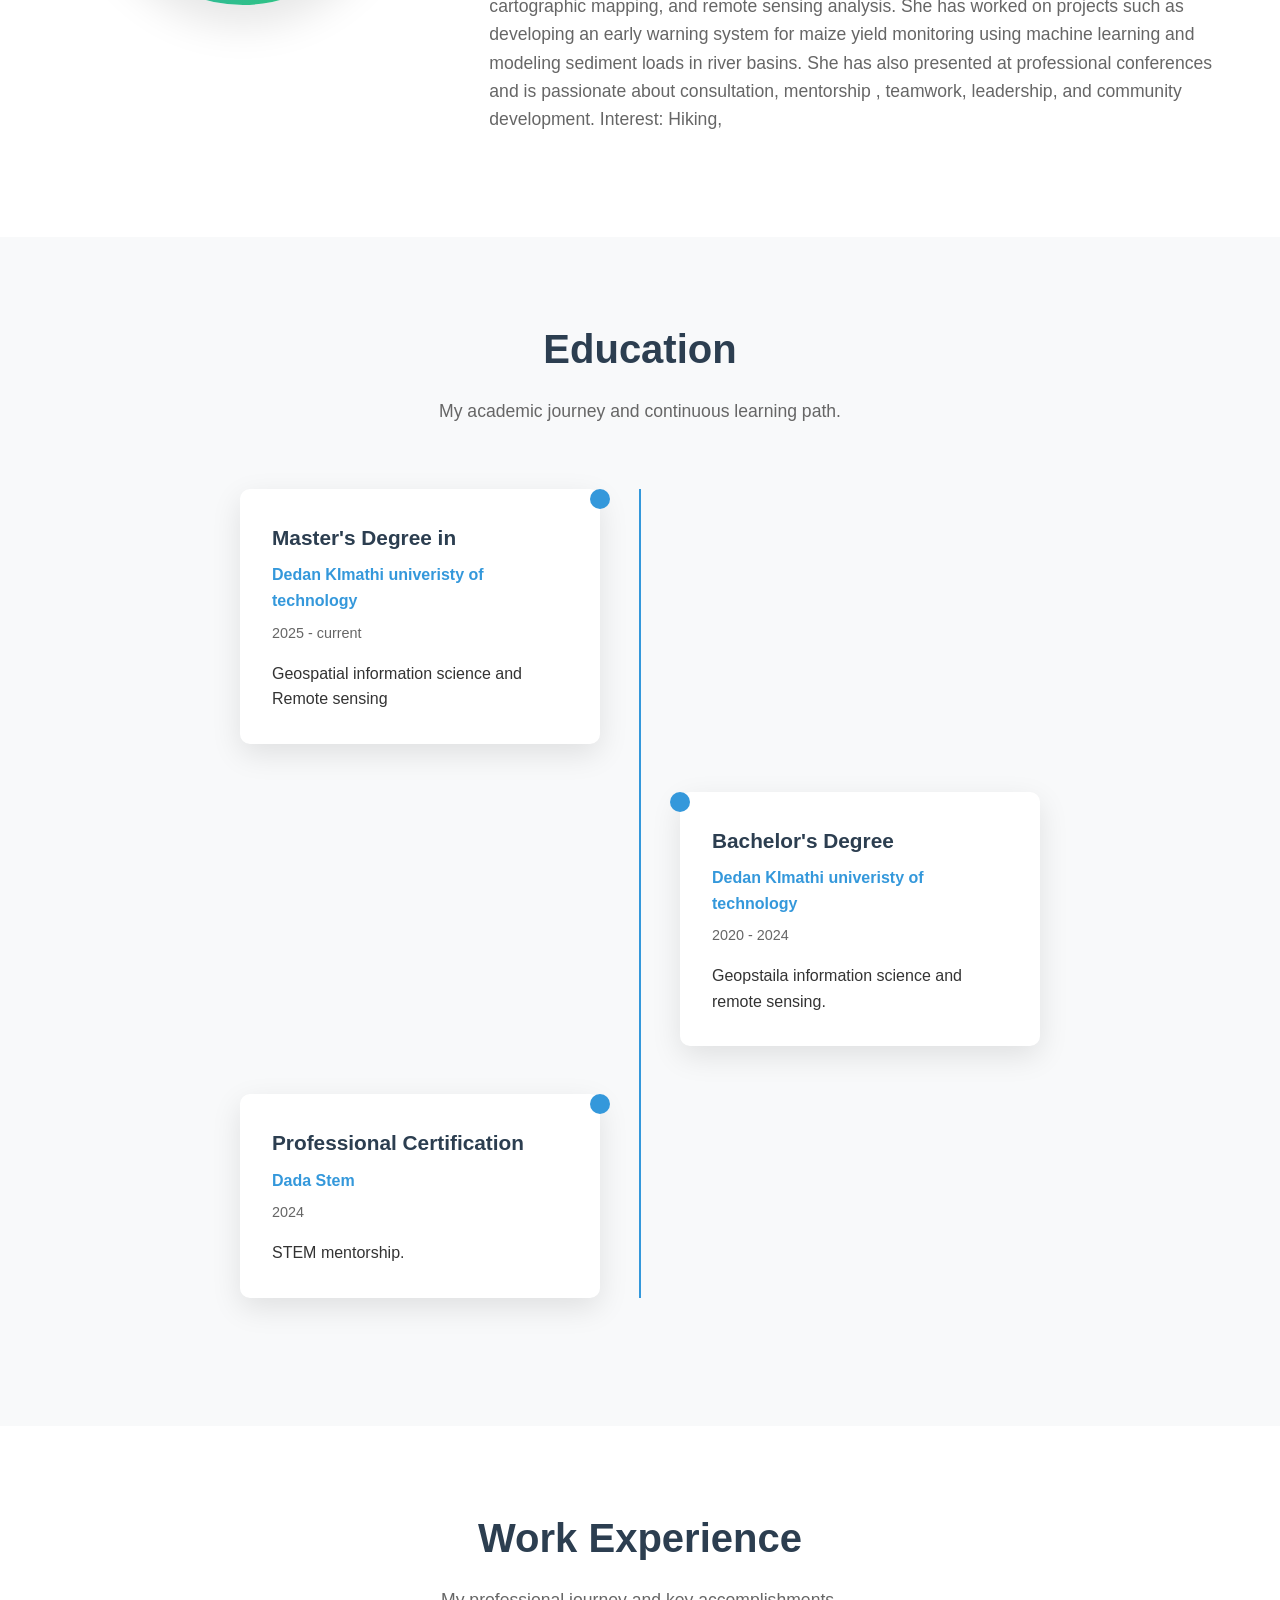
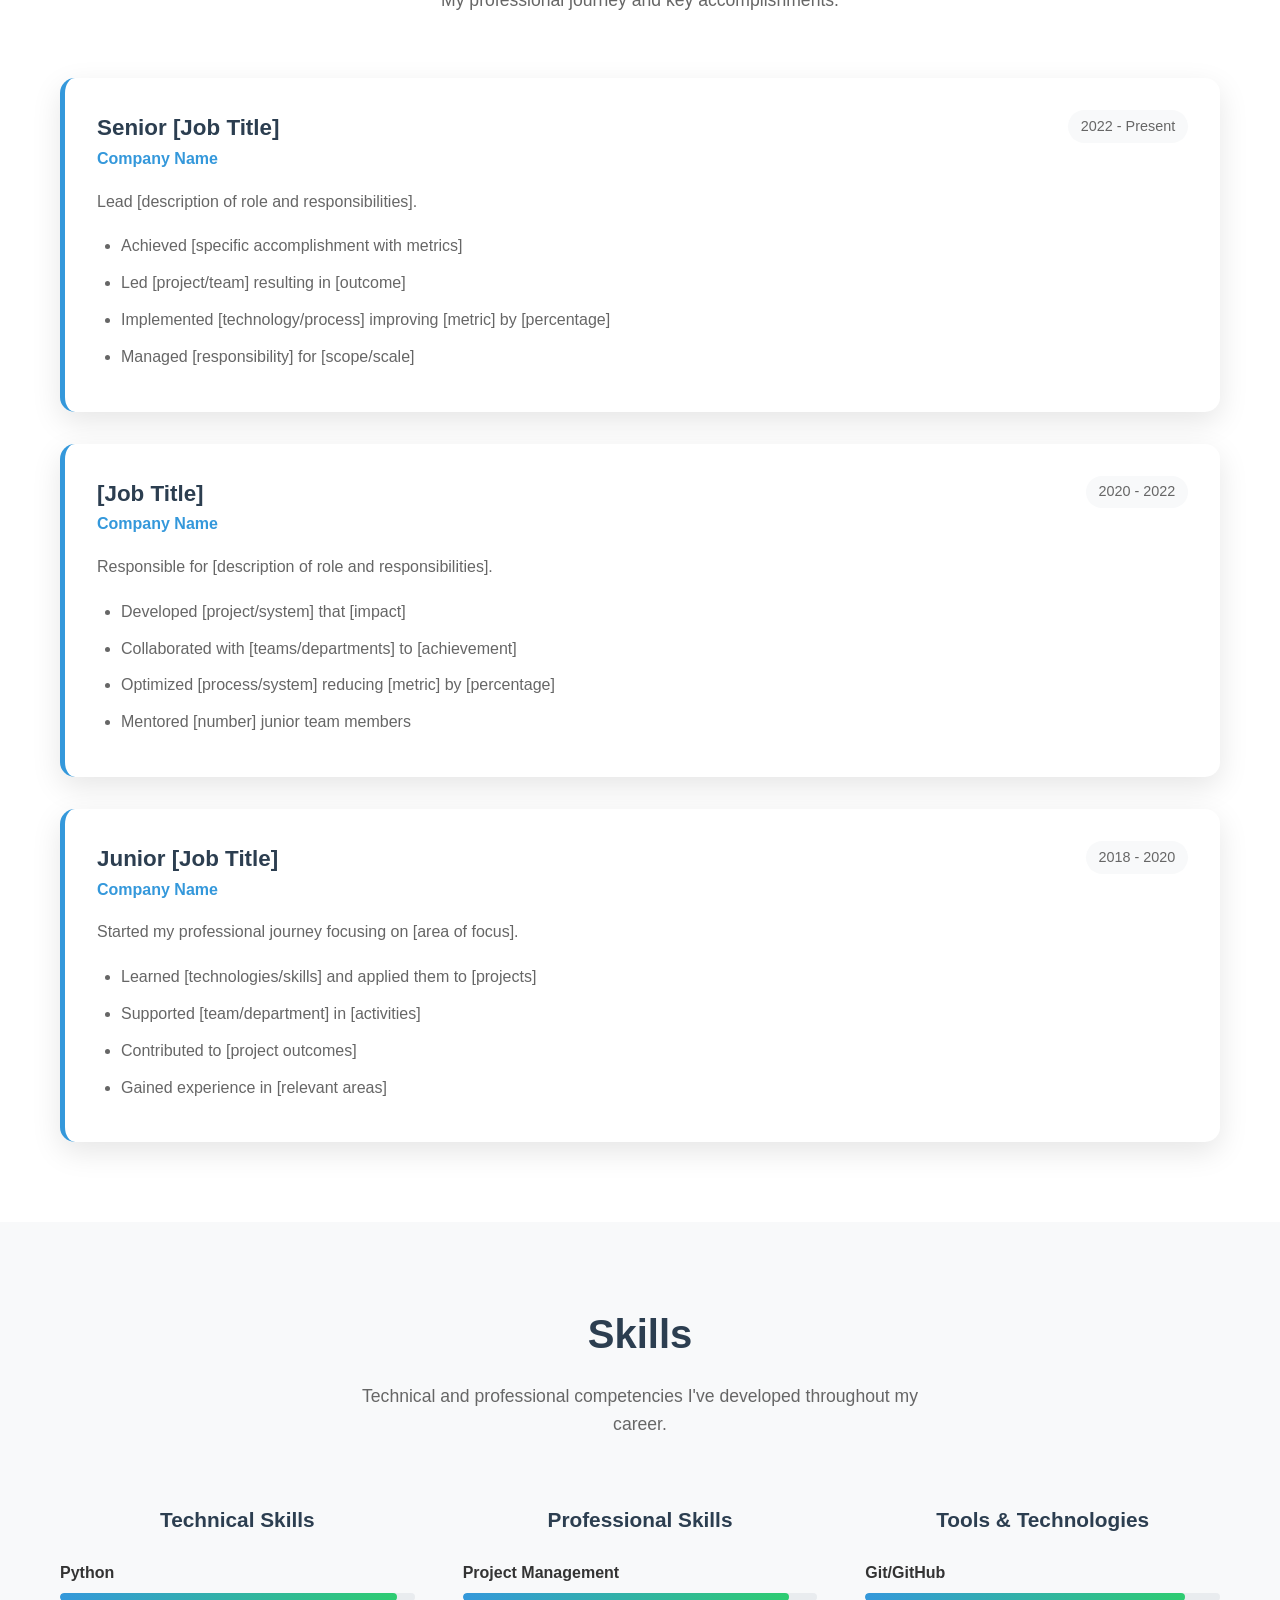
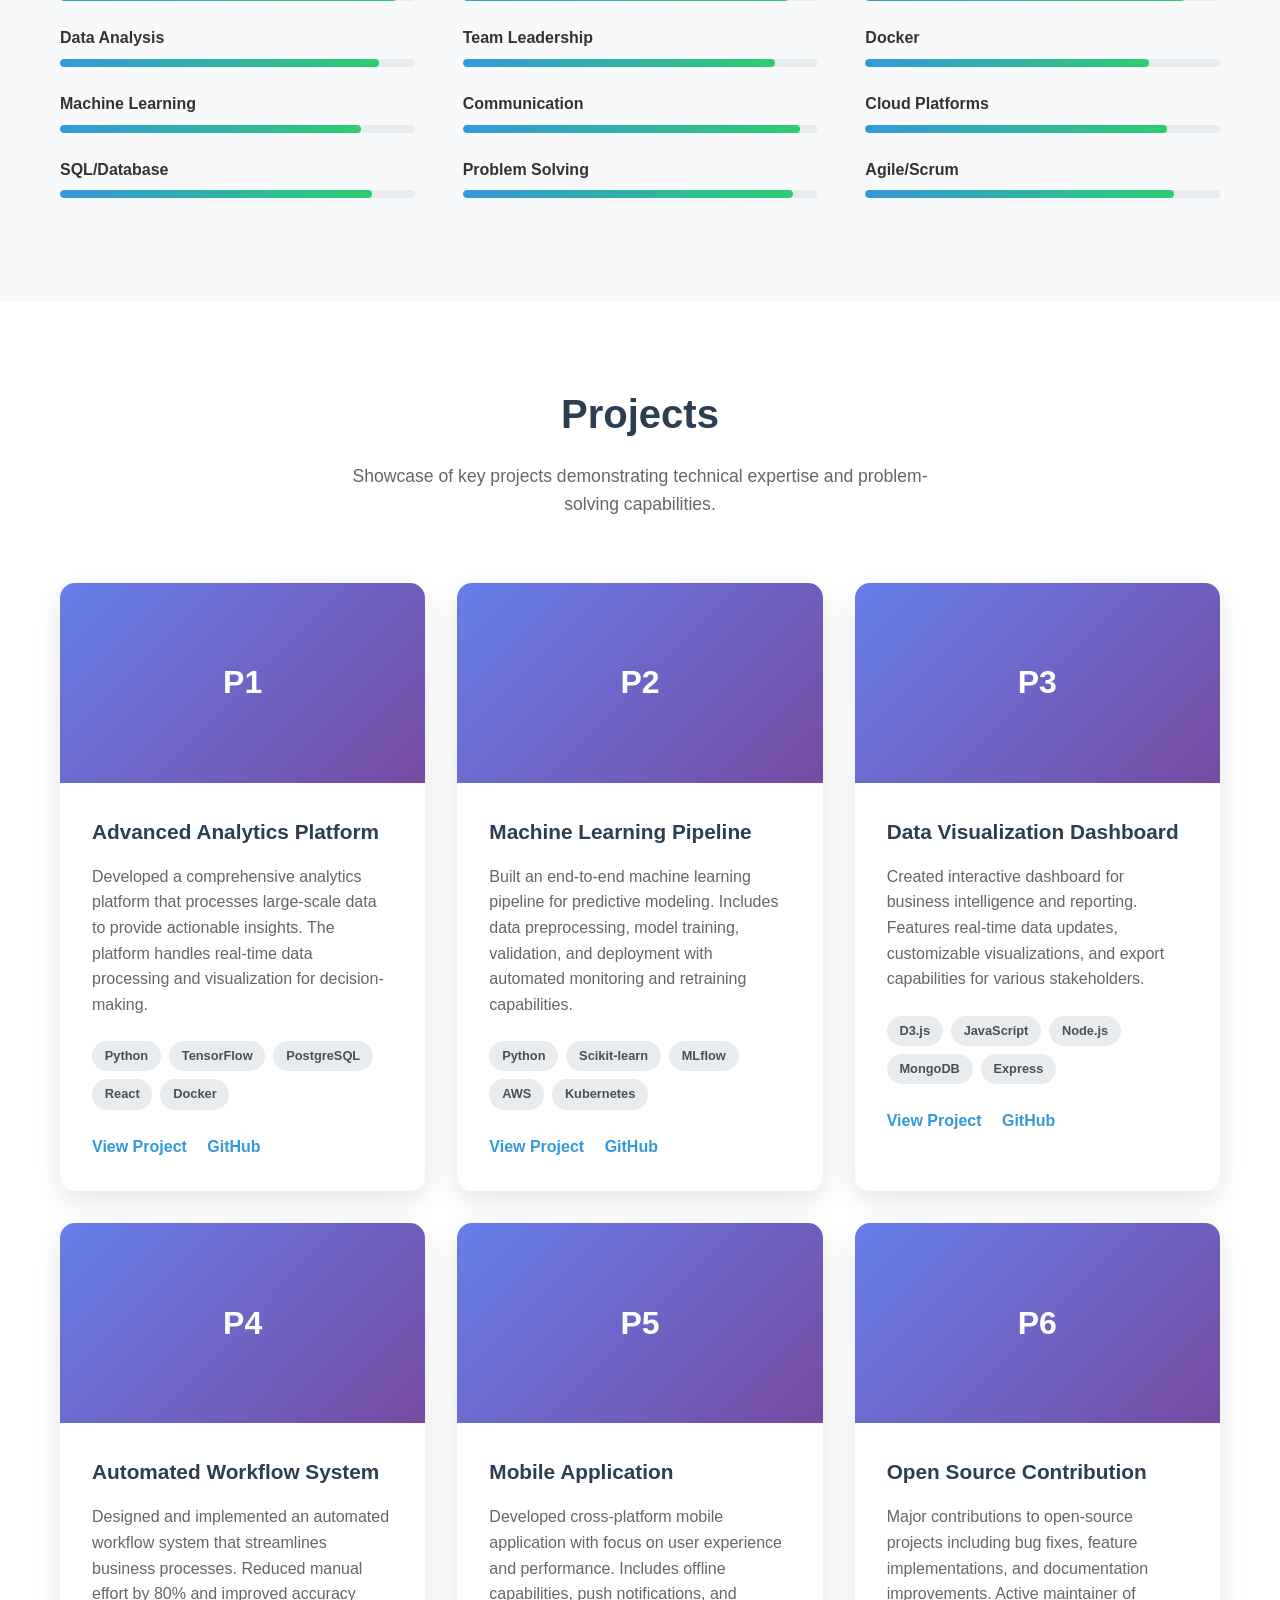
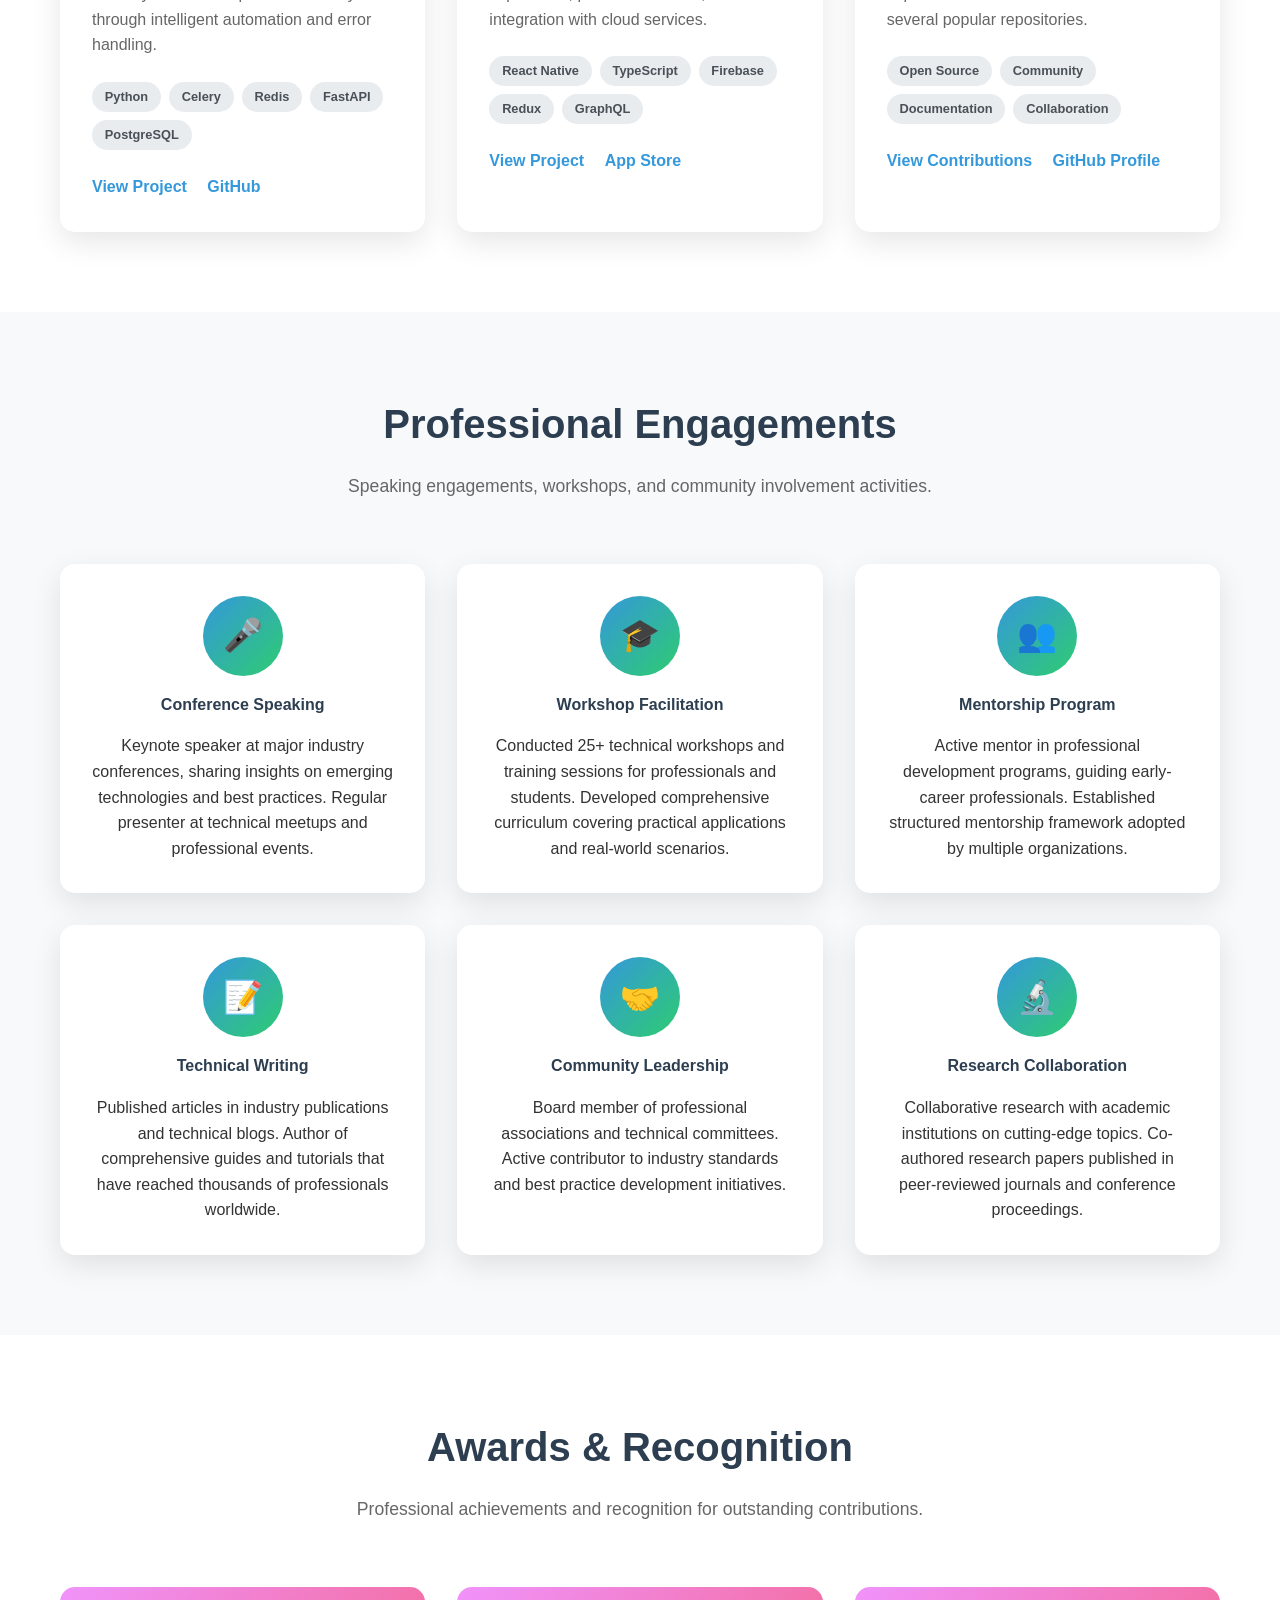
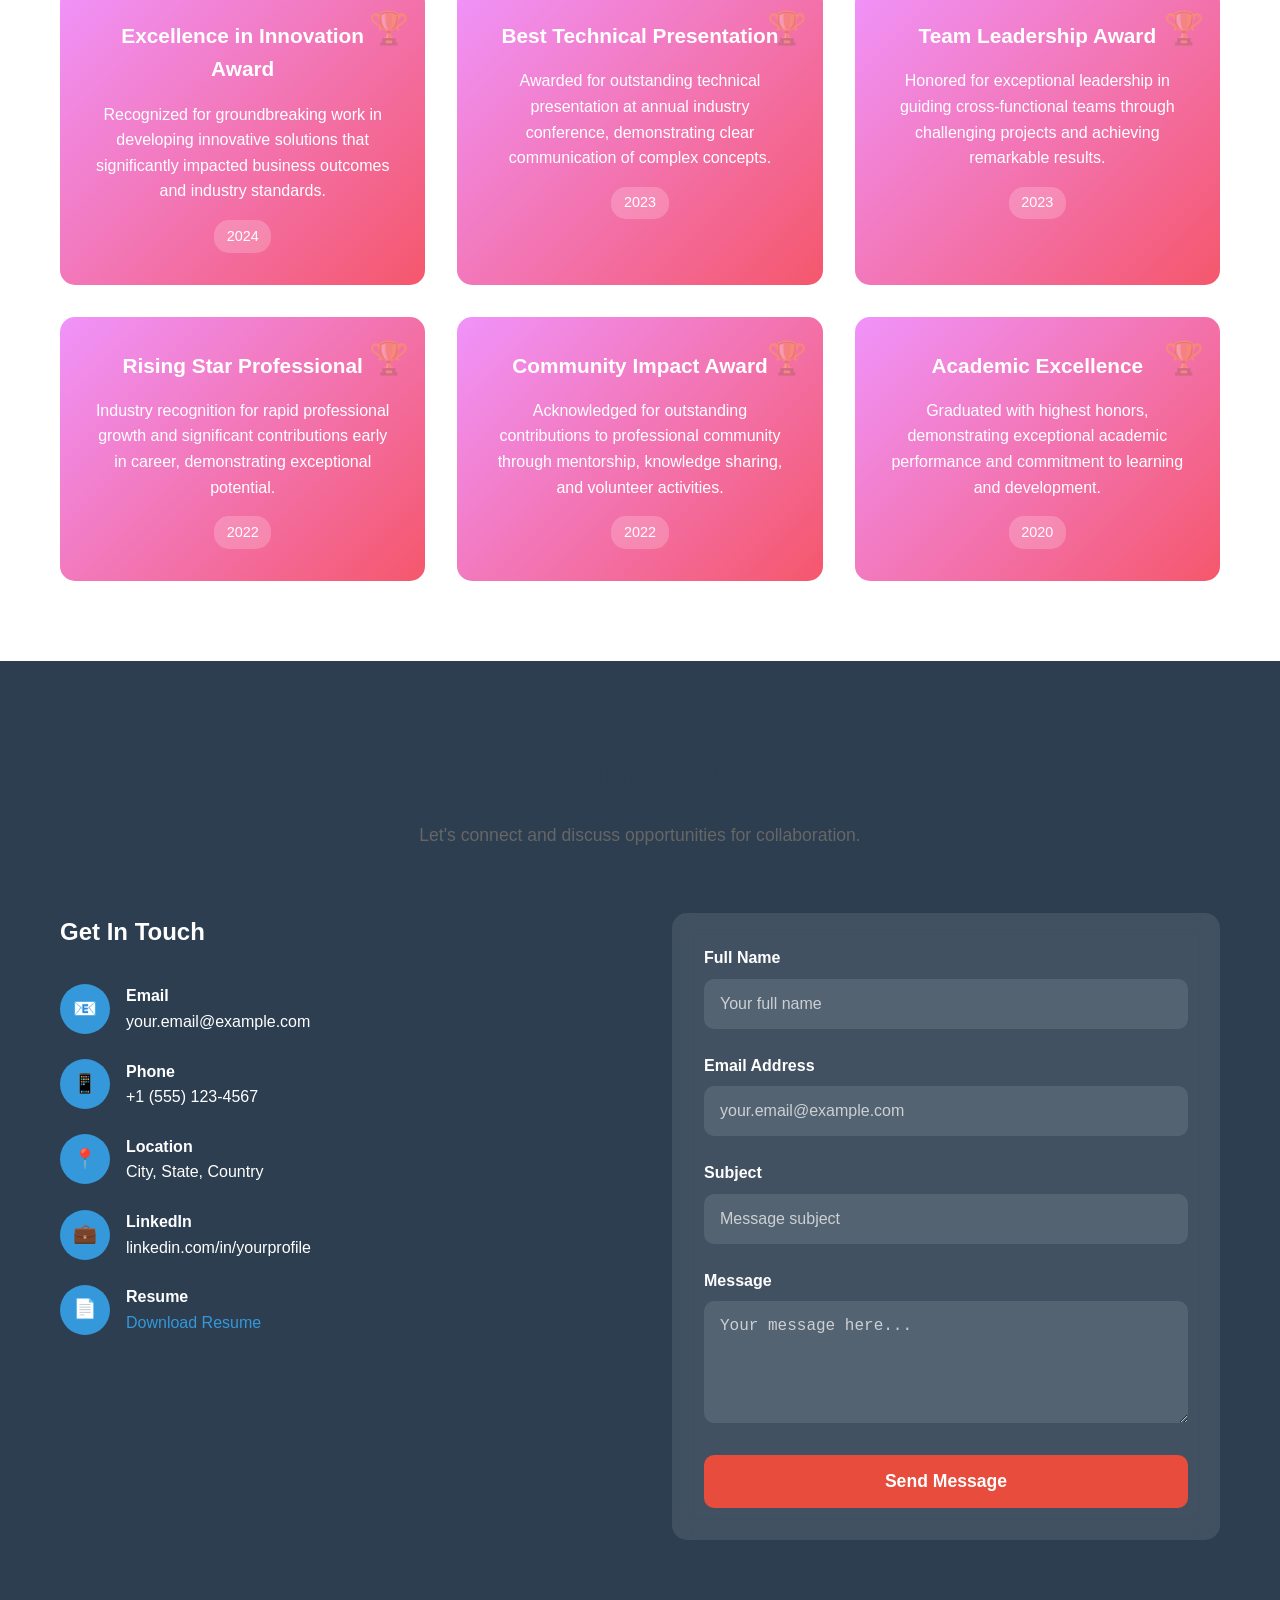
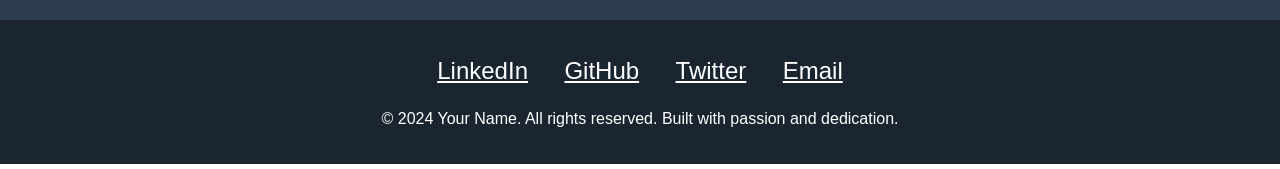
<file: LIZPORTIFOLIO FINAL FOR EDITING 2025.html>
<!DOCTYPE html>
<html lang="en">
<head>
    <meta charset="UTF-8">
    <meta name="viewport" content="width=device-width, initial-scale=1.0">
    <title>Professional Portfolio - Your Name</title>
    <style>
        * {
            margin: 0;
            padding: 0;
            box-sizing: border-box;
        }

        body {
            font-family: 'Segoe UI', Tahoma, Geneva, Verdana, sans-serif;
            line-height: 1.6;
            color: #333;
            overflow-x: hidden;
        }

        .container {
            max-width: 1200px;
            margin: 0 auto;
            padding: 0 20px;
        }

        /* Header & Navigation */
        header {
            background: rgba(255, 255, 255, 0.95);
            backdrop-filter: blur(10px);
            position: fixed;
            width: 100%;
            top: 0;
            z-index: 1000;
            box-shadow: 0 2px 20px rgba(0, 0, 0, 0.1);
            transition: all 0.3s ease;
        }

        nav {
            display: flex;
            justify-content: space-between;
            align-items: center;
            padding: 1rem 0;
        }

        .logo {
            font-size: 1.8rem;
            font-weight: 700;
            color: #2c3e50;
            text-decoration: none;
        }

        .nav-links {
            display: flex;
            list-style: none;
            gap: 2rem;
        }

        .nav-links a {
            text-decoration: none;
            color: #333;
            font-weight: 500;
            transition: color 0.3s ease;
            position: relative;
        }

        .nav-links a:hover {
            color: #3498db;
        }

        .nav-links a::after {
            content: '';
            position: absolute;
            bottom: -5px;
            left: 0;
            width: 0;
            height: 2px;
            background: #3498db;
            transition: width 0.3s ease;
        }

        .nav-links a:hover::after {
            width: 100%;
        }

        /* Hero Section */
        #home {
            height: 100vh;
            background: linear-gradient(135deg, #667eea 0%, #764ba2 100%);
            display: flex;
            align-items: center;
            color: white;
            position: relative;
            overflow: hidden;
        }

        #home::before {
            content: '';
            position: absolute;
            top: 0;
            left: 0;
            right: 0;
            bottom: 0;
            background: url('data:image/svg+xml,<svg xmlns="http://www.w3.org/2000/svg" viewBox="0 0 1000 1000"><circle cx="200" cy="200" r="100" fill="rgba(255,255,255,0.1)"/><circle cx="800" cy="300" r="150" fill="rgba(255,255,255,0.05)"/><circle cx="300" cy="700" r="120" fill="rgba(255,255,255,0.08)"/></svg>');
            animation: float 20s infinite ease-in-out;
        }

        @keyframes float {
            0%, 100% { transform: translate(0, 0) rotate(0deg); }
            50% { transform: translate(-20px, -20px) rotate(180deg); }
        }

        .hero-container {
            display: grid;
            grid-template-columns: 2fr 1fr;
            gap: 4rem;
            align-items: center;
            position: relative;
            z-index: 2;
        }

        .hero-content {
            position: relative;
            z-index: 2;
        }

        .hero-image {
            display: flex;
            justify-content: center;
            align-items: center;
        }

        .hero-photo {
            width: 350px;
            height: 350px;
            border-radius: 50%;
            border: 5px solid rgba(255, 255, 255, 0.3);
            box-shadow: 0 20px 40px rgba(0, 0, 0, 0.2);
            object-fit: cover;
            background: rgba(255, 255, 255, 0.1);
            backdrop-filter: blur(10px);
            display: flex;
            align-items: center;
            justify-content: center;
            font-size: 4rem;
            font-weight: 700;
            color: white;
            transition: transform 0.3s ease;
        }

        .hero-photo:hover {
            transform: scale(1.05);
        }

        /* Photo placeholder styling */
        .photo-placeholder {
            font-size: 3rem;
            opacity: 0.7;
        }

        .hero-content h1 {
            font-size: 3.5rem;
            font-weight: 700;
            margin-bottom: 1rem;
            opacity: 0;
            animation: slideInUp 1s ease 0.5s forwards;
        }

        .hero-content .subtitle {
            font-size: 1.3rem;
            margin-bottom: 2rem;
            opacity: 0;
            animation: slideInUp 1s ease 0.7s forwards;
        }

        .hero-content .description {
            font-size: 1.1rem;
            margin-bottom: 3rem;
            opacity: 0;
            animation: slideInUp 1s ease 0.9s forwards;
            max-width: 600px;
        }

        @keyframes slideInUp {
            from {
                opacity: 0;
                transform: translateY(50px);
            }
            to {
                opacity: 1;
                transform: translateY(0);
            }
        }

        .cta-button {
            background: #e74c3c;
            color: white;
            padding: 15px 30px;
            border: none;
            border-radius: 50px;
            font-size: 1.1rem;
            font-weight: 600;
            cursor: pointer;
            transition: all 0.3s ease;
            text-decoration: none;
            display: inline-block;
            opacity: 0;
            animation: slideInUp 1s ease 1.1s forwards;
        }

        .cta-button:hover {
            background: #c0392b;
            transform: translateY(-3px);
            box-shadow: 0 10px 30px rgba(231, 76, 60, 0.4);
        }

        /* Stats Section */
        .stats {
            background: rgba(255, 255, 255, 0.1);
            padding: 2rem 0;
            margin-top: 4rem;
        }

        .stats-grid {
            display: grid;
            grid-template-columns: repeat(auto-fit, minmax(200px, 1fr));
            gap: 2rem;
            text-align: center;
        }

        .stat-item h3 {
            font-size: 3rem;
            font-weight: 700;
            margin-bottom: 0.5rem;
        }

        .stat-item p {
            font-size: 1.1rem;
            opacity: 0.9;
        }

        /* Section Styles */
        section {
            padding: 80px 0;
        }

        section:nth-child(even) {
            background: #f8f9fa;
        }

        .section-header {
            text-align: center;
            margin-bottom: 4rem;
        }

        .section-header h2 {
            font-size: 2.5rem;
            font-weight: 700;
            color: #2c3e50;
            margin-bottom: 1rem;
        }

        .section-header p {
            font-size: 1.1rem;
            color: #666;
            max-width: 600px;
            margin: 0 auto;
        }

        /* About Section */
        .about-content {
            display: grid;
            grid-template-columns: 1fr 2fr;
            gap: 4rem;
            align-items: center;
        }

        .about-image {
            text-align: center;
        }

        .profile-img {
            width: 300px;
            height: 300px;
            border-radius: 50%;
            background: linear-gradient(135deg, #3498db, #2ecc71);
            display: flex;
            align-items: center;
            justify-content: center;
            font-size: 4rem;
            color: white;
            font-weight: 700;
            margin: 0 auto;
            box-shadow: 0 20px 40px rgba(0, 0, 0, 0.1);
        }

        .about-text h3 {
            font-size: 1.5rem;
            color: #2c3e50;
            margin-bottom: 1rem;
        }

        .about-text p {
            margin-bottom: 1.5rem;
            color: #666;
            font-size: 1.1rem;
        }

        /* Education Section */
        .education-timeline {
            max-width: 800px;
            margin: 0 auto;
            position: relative;
        }

        .education-timeline::before {
            content: '';
            position: absolute;
            left: 50%;
            top: 0;
            bottom: 0;
            width: 2px;
            background: #3498db;
            transform: translateX(-50%);
        }

        .education-item {
            margin-bottom: 3rem;
            position: relative;
            width: 45%;
        }

        .education-item:nth-child(odd) {
            left: 0;
        }

        .education-item:nth-child(even) {
            left: 55%;
        }

        .education-item::before {
            content: '';
            position: absolute;
            width: 20px;
            height: 20px;
            background: #3498db;
            border-radius: 50%;
            top: 0;
        }

        .education-item:nth-child(odd)::before {
            right: -10px;
        }

        .education-item:nth-child(even)::before {
            left: -10px;
        }

        .education-content {
            background: white;
            padding: 2rem;
            border-radius: 10px;
            box-shadow: 0 10px 30px rgba(0, 0, 0, 0.1);
            transition: transform 0.3s ease;
        }

        .education-content:hover {
            transform: translateY(-5px);
        }

        .education-content h4 {
            font-size: 1.3rem;
            color: #2c3e50;
            margin-bottom: 0.5rem;
        }

        .education-content .institution {
            color: #3498db;
            font-weight: 600;
            margin-bottom: 0.5rem;
        }

        .education-content .year {
            color: #666;
            font-size: 0.9rem;
            margin-bottom: 1rem;
        }

        /* Experience Section */
        .experience-grid {
            display: grid;
            gap: 2rem;
        }

        .experience-item {
            background: white;
            padding: 2rem;
            border-radius: 15px;
            box-shadow: 0 10px 30px rgba(0, 0, 0, 0.1);
            border-left: 5px solid #3498db;
            transition: transform 0.3s ease;
        }

        .experience-item:hover {
            transform: translateX(10px);
        }

        .experience-header {
            display: flex;
            justify-content: space-between;
            align-items: flex-start;
            margin-bottom: 1rem;
        }

        .experience-header h4 {
            font-size: 1.4rem;
            color: #2c3e50;
        }

        .experience-header .company {
            color: #3498db;
            font-weight: 600;
        }

        .experience-header .duration {
            color: #666;
            font-size: 0.9rem;
            background: #f8f9fa;
            padding: 0.3rem 0.8rem;
            border-radius: 20px;
        }

        .experience-description {
            color: #666;
            line-height: 1.8;
        }

        .experience-description ul {
            margin-top: 1rem;
            padding-left: 1.5rem;
        }

        .experience-description li {
            margin-bottom: 0.5rem;
        }

        /* Skills Section */
        .skills-grid {
            display: grid;
            grid-template-columns: repeat(auto-fit, minmax(300px, 1fr));
            gap: 3rem;
        }

        .skill-category h4 {
            font-size: 1.3rem;
            color: #2c3e50;
            margin-bottom: 1.5rem;
            text-align: center;
        }

        .skill-item {
            margin-bottom: 1.5rem;
        }

        .skill-name {
            display: flex;
            justify-content: space-between;
            margin-bottom: 0.5rem;
            color: #333;
            font-weight: 600;
        }

        .skill-bar {
            height: 8px;
            background: #e9ecef;
            border-radius: 5px;
            overflow: hidden;
        }

        .skill-progress {
            height: 100%;
            background: linear-gradient(90deg, #3498db, #2ecc71);
            border-radius: 5px;
            transition: width 2s ease;
        }

        /* Journey Section */
        .journey-timeline {
            max-width: 900px;
            margin: 0 auto;
        }

        .journey-item {
            display: flex;
            margin-bottom: 3rem;
            align-items: flex-start;
            gap: 2rem;
        }

        .journey-item:nth-child(even) {
            flex-direction: row-reverse;
        }

        .journey-date {
            background: #3498db;
            color: white;
            padding: 1rem;
            border-radius: 10px;
            font-weight: 600;
            min-width: 120px;
            text-align: center;
        }

        .journey-content {
            flex: 1;
            background: white;
            padding: 2rem;
            border-radius: 15px;
            box-shadow: 0 10px 30px rgba(0, 0, 0, 0.1);
        }

        .journey-content h4 {
            color: #2c3e50;
            margin-bottom: 1rem;
            font-size: 1.3rem;
        }

        /* Projects Section */
        .projects-grid {
            display: grid;
            grid-template-columns: repeat(auto-fit, minmax(350px, 1fr));
            gap: 2rem;
        }

        .project-card {
            background: white;
            border-radius: 15px;
            overflow: hidden;
            box-shadow: 0 10px 30px rgba(0, 0, 0, 0.1);
            transition: transform 0.3s ease;
        }

        .project-card:hover {
            transform: translateY(-10px);
        }

        .project-image {
            height: 200px;
            background: linear-gradient(135deg, #667eea, #764ba2);
            display: flex;
            align-items: center;
            justify-content: center;
            color: white;
            font-size: 2rem;
            font-weight: 700;
        }

        .project-content {
            padding: 2rem;
        }

        .project-content h4 {
            color: #2c3e50;
            margin-bottom: 1rem;
            font-size: 1.3rem;
        }

        .project-content p {
            color: #666;
            margin-bottom: 1.5rem;
            line-height: 1.6;
        }

        .project-tech {
            display: flex;
            flex-wrap: wrap;
            gap: 0.5rem;
            margin-bottom: 1.5rem;
        }

        .tech-tag {
            background: #e9ecef;
            color: #495057;
            padding: 0.3rem 0.8rem;
            border-radius: 15px;
            font-size: 0.8rem;
            font-weight: 600;
        }

        .project-links a {
            color: #3498db;
            text-decoration: none;
            font-weight: 600;
            margin-right: 1rem;
            transition: color 0.3s ease;
        }

        .project-links a:hover {
            color: #2980b9;
        }

        /* Professional Engagements Section */
        .engagement-grid {
            display: grid;
            grid-template-columns: repeat(auto-fit, minmax(300px, 1fr));
            gap: 2rem;
        }

        .engagement-item {
            background: white;
            padding: 2rem;
            border-radius: 15px;
            box-shadow: 0 10px 30px rgba(0, 0, 0, 0.1);
            text-align: center;
            transition: transform 0.3s ease;
        }

        .engagement-item:hover {
            transform: translateY(-5px);
        }

        .engagement-icon {
            width: 80px;
            height: 80px;
            background: linear-gradient(135deg, #3498db, #2ecc71);
            border-radius: 50%;
            display: flex;
            align-items: center;
            justify-content: center;
            margin: 0 auto 1rem;
            color: white;
            font-size: 2rem;
        }

        .engagement-item h4 {
            color: #2c3e50;
            margin-bottom: 1rem;
        }

        /* Awards Section */
        .awards-grid {
            display: grid;
            grid-template-columns: repeat(auto-fit, minmax(300px, 1fr));
            gap: 2rem;
        }

        .award-item {
            background: linear-gradient(135deg, #f093fb, #f5576c);
            color: white;
            padding: 2rem;
            border-radius: 15px;
            text-align: center;
            position: relative;
            overflow: hidden;
        }

        .award-item::before {
            content: '🏆';
            position: absolute;
            top: 1rem;
            right: 1rem;
            font-size: 2rem;
            opacity: 0.3;
        }

        .award-item h4 {
            margin-bottom: 1rem;
            font-size: 1.3rem;
        }

        .award-item .year {
            background: rgba(255, 255, 255, 0.2);
            padding: 0.3rem 0.8rem;
            border-radius: 15px;
            font-size: 0.9rem;
            margin-top: 1rem;
            display: inline-block;
        }

        /* Contact Section */
        #contact {
            background: #2c3e50;
            color: white;
        }

        .contact-content {
            display: grid;
            grid-template-columns: 1fr 1fr;
            gap: 4rem;
            align-items: start;
        }

        .contact-info h3 {
            margin-bottom: 2rem;
            font-size: 1.5rem;
        }

        .contact-item {
            display: flex;
            align-items: center;
            margin-bottom: 1.5rem;
        }

        .contact-icon {
            width: 50px;
            height: 50px;
            background: #3498db;
            border-radius: 50%;
            display: flex;
            align-items: center;
            justify-content: center;
            margin-right: 1rem;
            font-size: 1.2rem;
        }

        .contact-form {
            background: rgba(255, 255, 255, 0.1);
            padding: 2rem;
            border-radius: 15px;
            backdrop-filter: blur(10px);
        }

        .form-group {
            margin-bottom: 1.5rem;
        }

        .form-group label {
            display: block;
            margin-bottom: 0.5rem;
            font-weight: 600;
        }

        .form-group input,
        .form-group textarea {
            width: 100%;
            padding: 1rem;
            border: none;
            border-radius: 10px;
            background: rgba(255, 255, 255, 0.1);
            color: white;
            font-size: 1rem;
        }

        .form-group input::placeholder,
        .form-group textarea::placeholder {
            color: rgba(255, 255, 255, 0.7);
        }

        .submit-btn {
            width: 100%;
            padding: 1rem;
            background: #e74c3c;
            color: white;
            border: none;
            border-radius: 10px;
            font-size: 1.1rem;
            font-weight: 600;
            cursor: pointer;
            transition: background 0.3s ease;
        }

        .submit-btn:hover {
            background: #c0392b;
        }

        /* Footer */
        footer {
            background: #1a252f;
            color: white;
            padding: 2rem 0;
            text-align: center;
        }

        .social-links {
            margin-bottom: 1rem;
        }

        .social-links a {
            color: white;
            font-size: 1.5rem;
            margin: 0 1rem;
            transition: color 0.3s ease;
        }

        .social-links a:hover {
            color: #3498db;
        }

        /* Mobile Responsiveness */
        @media (max-width: 768px) {
            .nav-links {
                display: none;
            }

            .hero-content h1 {
                font-size: 2.5rem;
            }

            .about-content {
                grid-template-columns: 1fr;
                text-align: center;
            }

            .education-timeline::before {
                left: 20px;
            }

            .education-item {
                width: calc(100% - 40px);
                left: 40px !important;
            }

            .education-item::before {
                left: -10px !important;
            }

            .journey-item {
                flex-direction: column !important;
            }

            .contact-content {
                grid-template-columns: 1fr;
            }

            .stats-grid {
                grid-template-columns: repeat(2, 1fr);
            }
        }

        /* Animations */
        @keyframes fadeInUp {
            from {
                opacity: 0;
                transform: translateY(30px);
            }
            to {
                opacity: 1;
                transform: translateY(0);
            }
        }

        .animate-on-scroll {
            opacity: 0;
            animation: fadeInUp 0.8s ease forwards;
        }

        /* Smooth scrolling */
        html {
            scroll-behavior: smooth;
        }

        /* Custom scrollbar */
        ::-webkit-scrollbar {
            width: 8px;
        }

        ::-webkit-scrollbar-track {
            background: #f1f1f1;
        }

        ::-webkit-scrollbar-thumb {
            background: #3498db;
            border-radius: 10px;
        }

        ::-webkit-scrollbar-thumb:hover {
            background: #2980b9;
        }
    </style>
</head>
<body>
    <!-- Header -->
    <header>
        <nav class="container">
            <a href="#home" class="logo">Elizabeth Muraya</a>
            <ul class="nav-links">
                <li><a href="#home">Home</a></li>
                <li><a href="#about">About</a></li>
                <li><a href="#education">Education</a></li>
                <li><a href="#experience">Experience</a></li>
                <li><a href="#skills">Skills</a></li>

                <li><a href="#projects">Projects</a></li>
                <li><a href="#engagements">Engagements</a></li>
                <li><a href="#awards">Awards</a></li>
                <li><a href="#contact">Contact</a></li>
            </ul>
        </nav>
    </header>

    <!-- Home Section -->
    <section id="home">
        <div class="container">
            <div class="hero-container">
                <div class="hero-content">
                    <h1>Elizabeth Muraya</h1>
                    <p class="subtitle">Geosptaial and remote sensing expert | Researcher</p>
                    <p class="description">
                        Brief professional summary that captures your expertise and passion. 
                        Describe what you do and what makes you unique in your field.
                    </p>
                    <a href="#contact" class="cta-button">Get In Touch</a>
                </div>
                
                <div class="hero-image">
                    <div class="hero-photo">
                        <!-- Replace this div with an img tag: <img src="your-photo.jpg" alt="Your Name" class="hero-photo"> -->
                        <div class="photo-placeholder">📷</div>
                    </div>
                </div>
            </div>
            
            <div class="stats">
                <div class="stats-grid">
                    <div class="stat-item">
                        <h3>5</h3>
                        <p>Projects Completed</p>
                    </div>
                    <div class="stat-item">
                        <h3>5</h3>
                        <p>Years of Experience</p>
                    </div>
                    <div class="stat-item">
                        <h3>3</h3>
                        <p>Talks & Trainings</p>
                    </div>
                    <div class="stat-item">
                        <h3>5</h3>
                        <p>Happy Clients</p>
                    </div>
                </div>
            </div>
        </div>
    </section>

    <!-- About Section -->
    <section id="about">
        <div class="container">
            <div class="section-header">
                <h2>About Me</h2>
                <p>Passonate about mapping.</p>
            </div>
            <div class="about-content">
                <div class="about-image">
                    <div class="profile-img">YN</div>
                </div>
                <div class="about-text">
                    <h3>Professional Overview</h3>
                    <p>
                       Research-focused GIS professional with expertise in soil yield modeling and sedimentation analysis. 
                       Contributes to early warning systems for agriculture using satellite data and spatial intelligence
                    </p>
                    <p>
                       Advance Research and development; aim at contributing in research and development
                        in GIS and remote sensing, exploring new methodologies in spatial data analysis,
                        image processing and geospatial modeling
                    </p>
                    <p>
                       Elizabeth  is a Kenyan GIS and Remote Sensing specialist with strong expertise in spatial data analysis,
                        geospatial modeling, and environmental monitoring. She is proficient in GIS software (ArcGIS, QGIS, ERDAS, ENVI, 
                        Google Earth Engine), programming (Python, JavaScript, CSS, Flask), and database management (SQL), as well as skilled
                         in using field survey tools such as RTK, DRTK, and Total Station.

Her experience includes crop data collection, spatial analysis, project development, GIS database creation, system integration, 
cartographic mapping, and remote sensing analysis. She has worked on projects such as developing an early warning system for 
maize yield monitoring using machine learning and modeling sediment loads in river basins.

She has also presented at professional conferences and is passionate about consultation, mentorship
, teamwork, leadership, and community development.

Interest: Hiking,
                    </p>
                </div>
            </div>
        </div>
    </section>

    <!-- Education Section -->
    <section id="education">
        <div class="container">
            <div class="section-header">
                <h2>Education</h2>
                <p>My academic journey and continuous learning path.</p>
            </div>
            <div class="education-timeline">
                <div class="education-item">
                    <div class="education-content">
                        <h4>Master's Degree in </h4>
                        <div class="institution">Dedan KImathi univeristy of technology</div>
                        <div class="year">2025 - current</div>
                        <p>Geospatial information science and Remote sensing</p>
                    </div>
                </div>
                <div class="education-item">
                    <div class="education-content">
                        <h4>Bachelor's Degree </h4>
                        <div class="institution">Dedan KImathi univeristy of technology</div>
                        <div class="year">2020 - 2024</div>
                        <p>Geopstaila information science and remote sensing.</p>
                    </div>
                </div>
                <div class="education-item">
                    <div class="education-content">
                        <h4>Professional Certification</h4>
                        <div class="institution">Dada Stem</div>
                        <div class="year">2024</div>
                        <p>STEM mentorship.</p>
                    </div>
                </div>
            </div>
        </div>
    </section>

    <!-- Work Experience Section -->
    <section id="experience">
        <div class="container">
            <div class="section-header">
                <h2>Work Experience</h2>
                <p>My professional journey and key accomplishments.</p>
            </div>
            <div class="experience-grid">
                <div class="experience-item">
                    <div class="experience-header">
                        <div>
                            <h4>Senior [Job Title]</h4>
                            <div class="company">Company Name</div>
                        </div>
                        <div class="duration">2022 - Present</div>
                    </div>
                    <div class="experience-description">
                        <p>Lead [description of role and responsibilities].</p>
                        <ul>
                            <li>Achieved [specific accomplishment with metrics]</li>
                            <li>Led [project/team] resulting in [outcome]</li>
                            <li>Implemented [technology/process] improving [metric] by [percentage]</li>
                            <li>Managed [responsibility] for [scope/scale]</li>
                        </ul>
                    </div>
                </div>
                
                <div class="experience-item">
                    <div class="experience-header">
                        <div>
                            <h4>[Job Title]</h4>
                            <div class="company">Company Name</div>
                        </div>
                        <div class="duration">2020 - 2022</div>
                    </div>
                    <div class="experience-description">
                        <p>Responsible for [description of role and responsibilities].</p>
                        <ul>
                            <li>Developed [project/system] that [impact]</li>
                            <li>Collaborated with [teams/departments] to [achievement]</li>
                            <li>Optimized [process/system] reducing [metric] by [percentage]</li>
                            <li>Mentored [number] junior team members</li>
                        </ul>
                    </div>
                </div>

                <div class="experience-item">
                    <div class="experience-header">
                        <div>
                            <h4>Junior [Job Title]</h4>
                            <div class="company">Company Name</div>
                        </div>
                        <div class="duration">2018 - 2020</div>
                    </div>
                    <div class="experience-description">
                        <p>Started my professional journey focusing on [area of focus].</p>
                        <ul>
                            <li>Learned [technologies/skills] and applied them to [projects]</li>
                            <li>Supported [team/department] in [activities]</li>
                            <li>Contributed to [project outcomes]</li>
                            <li>Gained experience in [relevant areas]</li>
                        </ul>
                    </div>
                </div>
            </div>
        </div>
    </section>

    <!-- Skills Section -->
    <section id="skills">
        <div class="container">
            <div class="section-header">
                <h2>Skills</h2>
                <p>Technical and professional competencies I've developed throughout my career.</p>
            </div>
            <div class="skills-grid">
                <div class="skill-category">
                    <h4>Technical Skills</h4>
                    <div class="skill-item">
                        <div class="skill-name">
                            <span>Python</span>
                        </div>
                        <div class="skill-bar">
                            <div class="skill-progress" style="width: 95%"></div>
                        </div>
                    </div>
                    <div class="skill-item">
                        <div class="skill-name">
                            <span>Data Analysis</span>
                        </div>
                        <div class="skill-bar">
                            <div class="skill-progress" style="width: 90%"></div>
                        </div>
                    </div>
                    <div class="skill-item">
                        <div class="skill-name">
                            <span>Machine Learning</span>
                        </div>
                        <div class="skill-bar">
                            <div class="skill-progress" style="width: 85%"></div>
                        </div>
                    </div>
                    <div class="skill-item">
                        <div class="skill-name">
                            <span>SQL/Database</span>
                        </div>
                        <div class="skill-bar">
                            <div class="skill-progress" style="width: 88%"></div>
                        </div>
                    </div>
                </div>

                <div class="skill-category">
                    <h4>Professional Skills</h4>
                    <div class="skill-item">
                        <div class="skill-name">
                            <span>Project Management</span>
                        </div>
                        <div class="skill-bar">
                            <div class="skill-progress" style="width: 92%"></div>
                        </div>
                    </div>
                    <div class="skill-item">
                        <div class="skill-name">
                            <span>Team Leadership</span>
                        </div>
                        <div class="skill-bar">
                            <div class="skill-progress" style="width: 88%"></div>
                        </div>
                    </div>
                    <div class="skill-item">
                        <div class="skill-name">
                            <span>Communication</span>
                        </div>
                        <div class="skill-bar">
                            <div class="skill-progress" style="width: 95%"></div>
                        </div>
                    </div>
                    <div class="skill-item">
                        <div class="skill-name">
                            <span>Problem Solving</span>
                        </div>
                        <div class="skill-bar">
                            <div class="skill-progress" style="width: 93%"></div>
                        </div>
                    </div>
                </div>

                <div class="skill-category">
                    <h4>Tools & Technologies</h4>
                    <div class="skill-item">
                        <div class="skill-name">
                            <span>Git/GitHub</span>
                        </div>
                        <div class="skill-bar">
                            <div class="skill-progress" style="width: 90%"></div>
                        </div>
                    </div>
                    <div class="skill-item">
                        <div class="skill-name">
                            <span>Docker</span>
                        </div>
                        <div class="skill-bar">
                            <div class="skill-progress" style="width: 80%"></div>
                        </div>
                    </div>
                    <div class="skill-item">
                        <div class="skill-name">
                            <span>Cloud Platforms</span>
                        </div>
                        <div class="skill-bar">
                            <div class="skill-progress" style="width: 85%"></div>
                        </div>
                    </div>
                    <div class="skill-item">
                        <div class="skill-name">
                            <span>Agile/Scrum</span>
                        </div>
                        <div class="skill-bar">
                            <div class="skill-progress" style="width: 87%"></div>
                        </div>
                    </div>
                </div>
            </div>
        </div>
    </section>

    <!-- Projects Section -->
    <section id="projects">
        <div class="container">
            <div class="section-header">
                <h2>Projects</h2>
                <p>Showcase of key projects demonstrating technical expertise and problem-solving capabilities.</p>
            </div>
            <div class="projects-grid">
                <div class="project-card">
                    <div class="project-image">P1</div>
                    <div class="project-content">
                        <h4>Advanced Analytics Platform</h4>
                        <p>Developed a comprehensive analytics platform that processes large-scale data to provide actionable insights. The platform handles real-time data processing and visualization for decision-making.</p>
                        <div class="project-tech">
                            <span class="tech-tag">Python</span>
                            <span class="tech-tag">TensorFlow</span>
                            <span class="tech-tag">PostgreSQL</span>
                            <span class="tech-tag">React</span>
                            <span class="tech-tag">Docker</span>
                        </div>
                        <div class="project-links">
                            <a href="#">View Project</a>
                            <a href="#">GitHub</a>
                        </div>
                    </div>
                </div>

                <div class="project-card">
                    <div class="project-image">P2</div>
                    <div class="project-content">
                        <h4>Machine Learning Pipeline</h4>
                        <p>Built an end-to-end machine learning pipeline for predictive modeling. Includes data preprocessing, model training, validation, and deployment with automated monitoring and retraining capabilities.</p>
                        <div class="project-tech">
                            <span class="tech-tag">Python</span>
                            <span class="tech-tag">Scikit-learn</span>
                            <span class="tech-tag">MLflow</span>
                            <span class="tech-tag">AWS</span>
                            <span class="tech-tag">Kubernetes</span>
                        </div>
                        <div class="project-links">
                            <a href="#">View Project</a>
                            <a href="#">GitHub</a>
                        </div>
                    </div>
                </div>

                <div class="project-card">
                    <div class="project-image">P3</div>
                    <div class="project-content">
                        <h4>Data Visualization Dashboard</h4>
                        <p>Created interactive dashboard for business intelligence and reporting. Features real-time data updates, customizable visualizations, and export capabilities for various stakeholders.</p>
                        <div class="project-tech">
                            <span class="tech-tag">D3.js</span>
                            <span class="tech-tag">JavaScript</span>
                            <span class="tech-tag">Node.js</span>
                            <span class="tech-tag">MongoDB</span>
                            <span class="tech-tag">Express</span>
                        </div>
                        <div class="project-links">
                            <a href="#">View Project</a>
                            <a href="#">GitHub</a>
                        </div>
                    </div>
                </div>

                <div class="project-card">
                    <div class="project-image">P4</div>
                    <div class="project-content">
                        <h4>Automated Workflow System</h4>
                        <p>Designed and implemented an automated workflow system that streamlines business processes. Reduced manual effort by 80% and improved accuracy through intelligent automation and error handling.</p>
                        <div class="project-tech">
                            <span class="tech-tag">Python</span>
                            <span class="tech-tag">Celery</span>
                            <span class="tech-tag">Redis</span>
                            <span class="tech-tag">FastAPI</span>
                            <span class="tech-tag">PostgreSQL</span>
                        </div>
                        <div class="project-links">
                            <a href="#">View Project</a>
                            <a href="#">GitHub</a>
                        </div>
                    </div>
                </div>

                <div class="project-card">
                    <div class="project-image">P5</div>
                    <div class="project-content">
                        <h4>Mobile Application</h4>
                        <p>Developed cross-platform mobile application with focus on user experience and performance. Includes offline capabilities, push notifications, and integration with cloud services.</p>
                        <div class="project-tech">
                            <span class="tech-tag">React Native</span>
                            <span class="tech-tag">TypeScript</span>
                            <span class="tech-tag">Firebase</span>
                            <span class="tech-tag">Redux</span>
                            <span class="tech-tag">GraphQL</span>
                        </div>
                        <div class="project-links">
                            <a href="#">View Project</a>
                            <a href="#">App Store</a>
                        </div>
                    </div>
                </div>

                <div class="project-card">
                    <div class="project-image">P6</div>
                    <div class="project-content">
                        <h4>Open Source Contribution</h4>
                        <p>Major contributions to open-source projects including bug fixes, feature implementations, and documentation improvements. Active maintainer of several popular repositories.</p>
                        <div class="project-tech">
                            <span class="tech-tag">Open Source</span>
                            <span class="tech-tag">Community</span>
                            <span class="tech-tag">Documentation</span>
                            <span class="tech-tag">Collaboration</span>
                        </div>
                        <div class="project-links">
                            <a href="#">View Contributions</a>
                            <a href="#">GitHub Profile</a>
                        </div>
                    </div>
                </div>
            </div>
        </div>
    </section>

    <!-- Professional Engagements Section -->
    <section id="engagements">
        <div class="container">
            <div class="section-header">
                <h2>Professional Engagements</h2>
                <p>Speaking engagements, workshops, and community involvement activities.</p>
            </div>
            <div class="engagement-grid">
                <div class="engagement-item">
                    <div class="engagement-icon">🎤</div>
                    <h4>Conference Speaking</h4>
                    <p>Keynote speaker at major industry conferences, sharing insights on emerging technologies and best practices. Regular presenter at technical meetups and professional events.</p>
                </div>

                <div class="engagement-item">
                    <div class="engagement-icon">🎓</div>
                    <h4>Workshop Facilitation</h4>
                    <p>Conducted 25+ technical workshops and training sessions for professionals and students. Developed comprehensive curriculum covering practical applications and real-world scenarios.</p>
                </div>

                <div class="engagement-item">
                    <div class="engagement-icon">👥</div>
                    <h4>Mentorship Program</h4>
                    <p>Active mentor in professional development programs, guiding early-career professionals. Established structured mentorship framework adopted by multiple organizations.</p>
                </div>

                <div class="engagement-item">
                    <div class="engagement-icon">📝</div>
                    <h4>Technical Writing</h4>
                    <p>Published articles in industry publications and technical blogs. Author of comprehensive guides and tutorials that have reached thousands of professionals worldwide.</p>
                </div>

                <div class="engagement-item">
                    <div class="engagement-icon">🤝</div>
                    <h4>Community Leadership</h4>
                    <p>Board member of professional associations and technical committees. Active contributor to industry standards and best practice development initiatives.</p>
                </div>

                <div class="engagement-item">
                    <div class="engagement-icon">🔬</div>
                    <h4>Research Collaboration</h4>
                    <p>Collaborative research with academic institutions on cutting-edge topics. Co-authored research papers published in peer-reviewed journals and conference proceedings.</p>
                </div>
            </div>
        </div>
    </section>

    <!-- Awards Section -->
    <section id="awards">
        <div class="container">
            <div class="section-header">
                <h2>Awards & Recognition</h2>
                <p>Professional achievements and recognition for outstanding contributions.</p>
            </div>
            <div class="awards-grid">
                <div class="award-item">
                    <h4>Excellence in Innovation Award</h4>
                    <p>Recognized for groundbreaking work in developing innovative solutions that significantly impacted business outcomes and industry standards.</p>
                    <div class="year">2024</div>
                </div>

                <div class="award-item">
                    <h4>Best Technical Presentation</h4>
                    <p>Awarded for outstanding technical presentation at annual industry conference, demonstrating clear communication of complex concepts.</p>
                    <div class="year">2023</div>
                </div>

                <div class="award-item">
                    <h4>Team Leadership Award</h4>
                    <p>Honored for exceptional leadership in guiding cross-functional teams through challenging projects and achieving remarkable results.</p>
                    <div class="year">2023</div>
                </div>

                <div class="award-item">
                    <h4>Rising Star Professional</h4>
                    <p>Industry recognition for rapid professional growth and significant contributions early in career, demonstrating exceptional potential.</p>
                    <div class="year">2022</div>
                </div>

                <div class="award-item">
                    <h4>Community Impact Award</h4>
                    <p>Acknowledged for outstanding contributions to professional community through mentorship, knowledge sharing, and volunteer activities.</p>
                    <div class="year">2022</div>
                </div>

                <div class="award-item">
                    <h4>Academic Excellence</h4>
                    <p>Graduated with highest honors, demonstrating exceptional academic performance and commitment to learning and development.</p>
                    <div class="year">2020</div>
                </div>
            </div>
        </div>
    </section>

    <!-- Contact Section -->
    <section id="contact">
        <div class="container">
            <div class="section-header">
                <h2>Contact Me</h2>
                <p>Let's connect and discuss opportunities for collaboration.</p>
            </div>
            <div class="contact-content">
                <div class="contact-info">
                    <h3>Get In Touch</h3>
                    <div class="contact-item">
                        <div class="contact-icon">📧</div>
                        <div>
                            <h4>Email</h4>
                            <p>your.email@example.com</p>
                        </div>
                    </div>
                    <div class="contact-item">
                        <div class="contact-icon">📱</div>
                        <div>
                            <h4>Phone</h4>
                            <p>+1 (555) 123-4567</p>
                        </div>
                    </div>
                    <div class="contact-item">
                        <div class="contact-icon">📍</div>
                        <div>
                            <h4>Location</h4>
                            <p>City, State, Country</p>
                        </div>
                    </div>
                    <div class="contact-item">
                        <div class="contact-icon">💼</div>
                        <div>
                            <h4>LinkedIn</h4>
                            <p>linkedin.com/in/yourprofile</p>
                        </div>
                    </div>
                    <div class="contact-item">
                        <div class="contact-icon">📄</div>
                        <div>
                            <h4>Resume</h4>
                            <p><a href="your-resume.pdf" target="_blank" style="color: #3498db; text-decoration: none;">Download Resume</a></p>
                        </div>
                    </div>
                </div>

                <div class="contact-form">
                    <form>
                        <div class="form-group">
                            <label for="name">Full Name</label>
                            <input type="text" id="name" name="name" placeholder="Your full name" required>
                        </div>
                        <div class="form-group">
                            <label for="email">Email Address</label>
                            <input type="email" id="email" name="email" placeholder="your.email@example.com" required>
                        </div>
                        <div class="form-group">
                            <label for="subject">Subject</label>
                            <input type="text" id="subject" name="subject" placeholder="Message subject" required>
                        </div>
                        <div class="form-group">
                            <label for="message">Message</label>
                            <textarea id="message" name="message" rows="5" placeholder="Your message here..." required></textarea>
                        </div>
                        <button type="submit" class="submit-btn">Send Message</button>
                    </form>
                </div>
            </div>
        </div>
    </section>

    <!-- Footer -->
    <footer>
        <div class="container">
            <div class="social-links">
                <a href="#">LinkedIn</a>
                <a href="#">GitHub</a>
                <a href="#">Twitter</a>
                <a href="#">Email</a>
            </div>
            <p>&copy; 2024 Your Name. All rights reserved. Built with passion and dedication.</p>
        </div>
    </footer>

    <script>
        // Smooth scrolling for navigation links
        document.querySelectorAll('a[href^="#"]').forEach(anchor => {
            anchor.addEventListener('click', function (e) {
                e.preventDefault();
                const target = document.querySelector(this.getAttribute('href'));
                if (target) {
                    target.scrollIntoView({
                        behavior: 'smooth',
                        block: 'start'
                    });
                }
            });
        });

        // Header background change on scroll
        window.addEventListener('scroll', function() {
            const header = document.querySelector('header');
            if (window.scrollY > 100) {
                header.style.background = 'rgba(255, 255, 255, 0.98)';
                header.style.boxShadow = '0 2px 30px rgba(0, 0, 0, 0.15)';
            } else {
                header.style.background = 'rgba(255, 255, 255, 0.95)';
                header.style.boxShadow = '0 2px 20px rgba(0, 0, 0, 0.1)';
            }
        });

        // Animate skill bars when in view
        const observerOptions = {
            threshold: 0.5,
            rootMargin: '0px 0px -50px 0px'
        };

        const observer = new IntersectionObserver(function(entries) {
            entries.forEach(entry => {
                if (entry.isIntersecting) {
                    const skillBars = entry.target.querySelectorAll('.skill-progress');
                    skillBars.forEach(bar => {
                        const width = bar.style.width;
                        bar.style.width = '0%';
                        setTimeout(() => {
                            bar.style.width = width;
                        }, 100);
                    });
                }
            });
        }, observerOptions);

        // Observe skills section
        const skillsSection = document.querySelector('#skills');
        if (skillsSection) {
            observer.observe(skillsSection);
        }

        // Form submission handler
        document.querySelector('.contact-form form').addEventListener('submit', function(e) {
            e.preventDefault();
            
            // Get form data
            const formData = new FormData(this);
            const name = formData.get('name');
            const email = formData.get('email');
            const subject = formData.get('subject');
            const message = formData.get('message');
            
            // Simple validation
            if (!name || !email || !subject || !message) {
                alert('Please fill in all fields.');
                return;
            }
            
            // Simulate form submission
            const submitBtn = this.querySelector('.submit-btn');
            const originalText = submitBtn.textContent;
            submitBtn.textContent = 'Sending...';
            submitBtn.disabled = true;
            
            setTimeout(() => {
                alert('Thank you for your message! I\'ll get back to you soon.');
                this.reset();
                submitBtn.textContent = originalText;
                submitBtn.disabled = false;
            }, 2000);
        });

        // Add animation classes to elements when they come into view
        const animationObserver = new IntersectionObserver(function(entries) {
            entries.forEach(entry => {
                if (entry.isIntersecting) {
                    entry.target.classList.add('animate-on-scroll');
                }
            });
        }, { threshold: 0.1 });

        // Observe elements for animation
        document.querySelectorAll('.education-item, .experience-item, .project-card, .engagement-item, .award-item').forEach(el => {
            animationObserver.observe(el);
        });
    </script>
</body>
</html>
</file>
